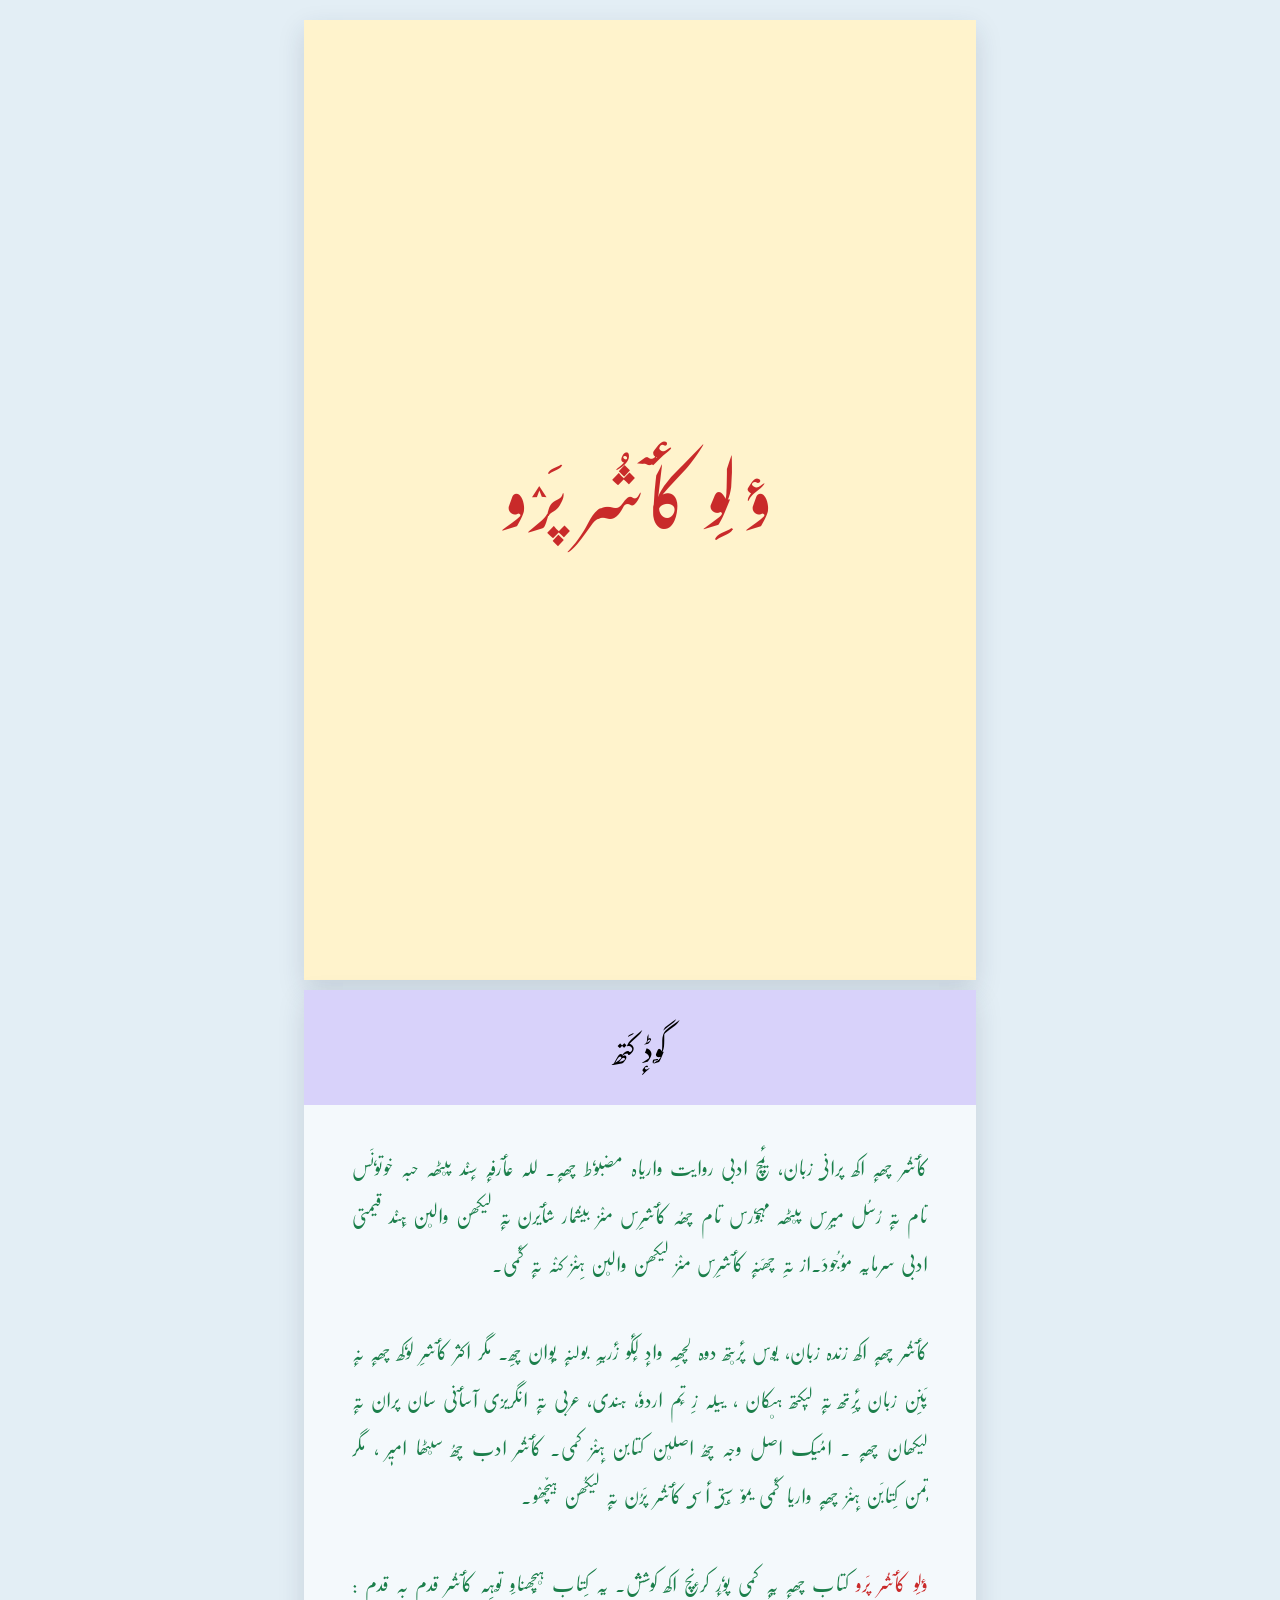
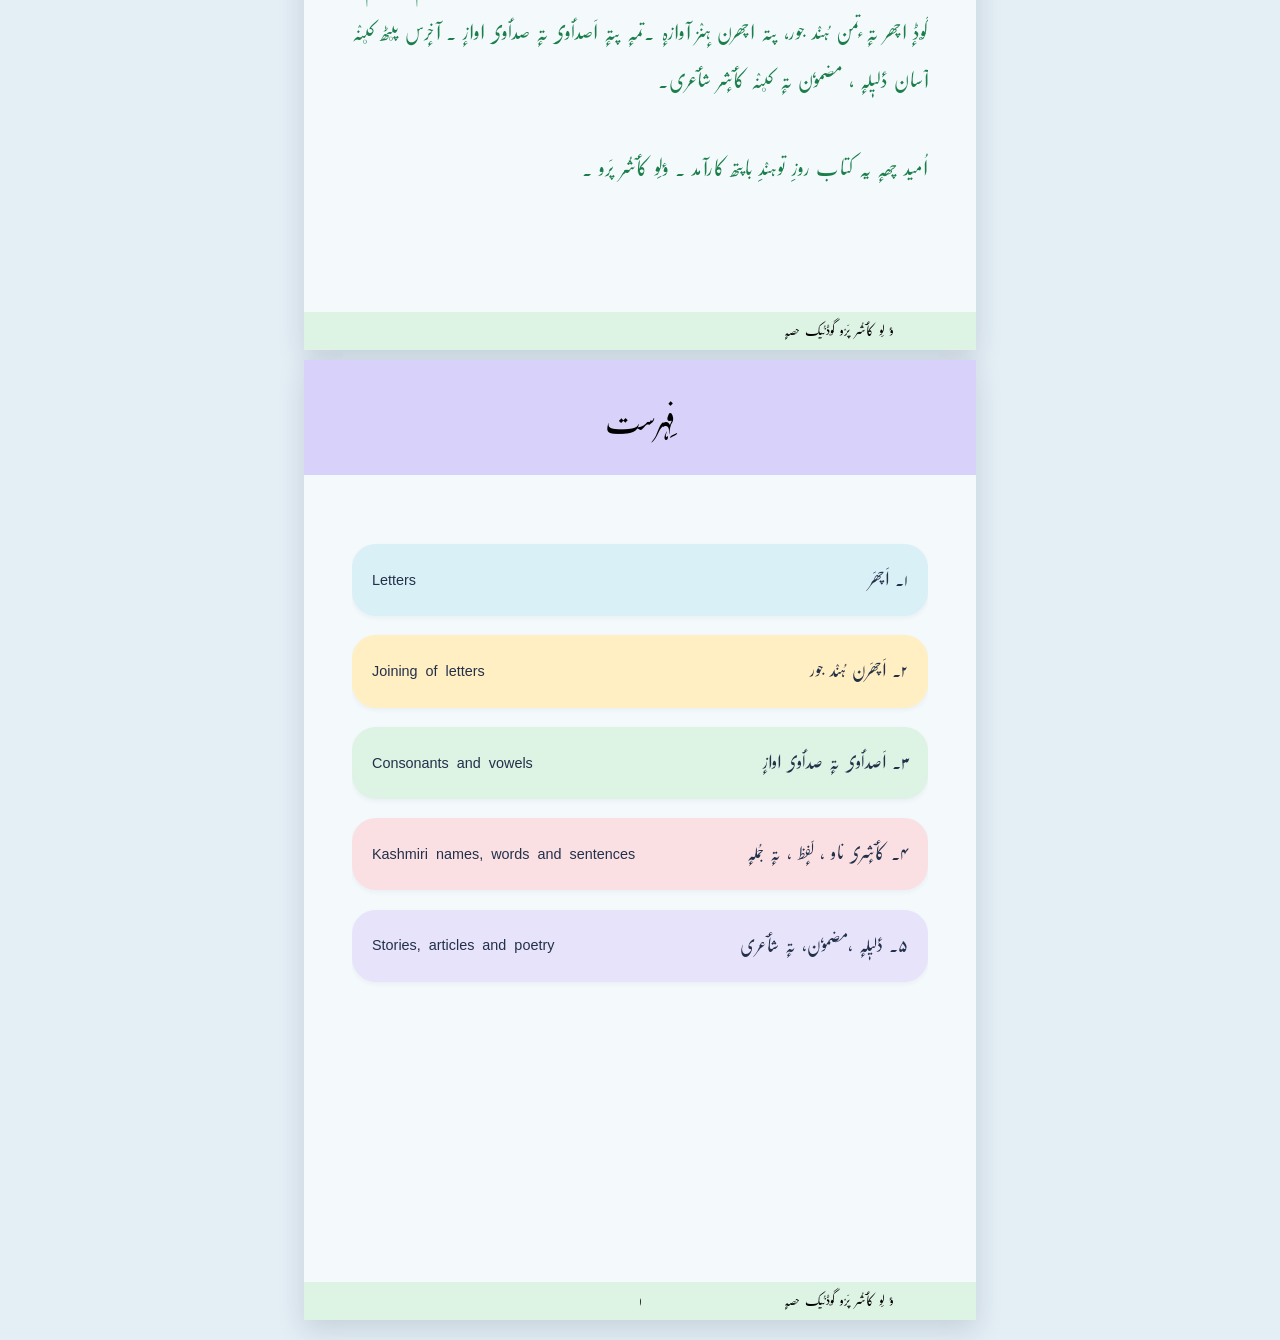
<file: index.html>
<!DOCTYPE html>
<html lang="ks" dir="rtl">
<head>
  <meta charset="UTF-8">
  <meta name="viewport" content="width=device-width, initial-scale=1.0">
  <title>ؤ لِو کٲشُر پَرٛو</title>
  <link rel="stylesheet" href="style.css">
</head>
<body>

  <!-- ===================== COVER PAGE ===================== -->
  <div class="page">
    <div class="cover-page">
      <h1>ؤ لِو کٲشُر پَرٛو</h1>
      <!--
      <p class="author">غۅلام رسوٗل عِرفان تہٕ اعجاز ٳتۍ</p>
      <p class="author">نقاش</p>
      <p class="author">اقصٰی اعجاز</p>
      -->
    </div>
  </div>

  <!-- ===================== PAGE 1 (Intro) ===================== -->
  <div class="page">
    <header class="page-header">
      <div class="header-bottom">گۅڈٕ کَتھ</div>
    </header>
    <main class="page-main">
        <section class="preface">
          <p>
            کٲشُر چھہٕ اکھ پرانۍ زبان، یٔمِچ ادبی روایت واریاہ مضبوٗط چھہٕ۔ للہ عٲرفہٕ سٕنٛد پٮٹھہ حبہ خوتوٗنَس تام تہٕ رُسُل میرِس پٮٹھہ مہجوٗرس تام چھُہ کٲشرِس منٛز بیشُمار شٲیرن تہٕ لیکھن والٮن ہٕنٛد قیمتی ادبی سرمایہ موُجُودَ.از تہِ چھَنہٕ کٲشرِس منٛز لیکھن والٮن ہِنٛز  کنٛہ تہٕ کٔمی.
          </p>
          <p>
            کٲشُر چھہٕ اکھ زندہ زبان، یۅس پٔرٮتھ دۅہ لچھِہ وادٕ لٕکٔو زٔریہِ بولنہٕ یٕوان چھِ۔ مگر اکثر کٲشرِ لوٗکھ چھہٕ نہٕ پَنِن زبان پٔرِتھ تہٕ لیٖکتھ ہٮکان ، ییلہ زِ تٕم  اردوٗ، ہندی، عربی تہٕ انگریزی آسٲنی سان پران تہٕ لیکھان  چھہٕ . امُیک اصل وجہ چھُ اصلٮن کتابن ہٕنٛز کمی۔ کٲشُر ادب چھُ سٮٹھا امیٖر ، مگر تٕمن کِتابَن ہٕنٛز چھہٕ واریا کٔمی یموٚ  سٍتۍ أسۍ کٲشُر پَرُن تہٕ لیکُھن ہیٚچھٛو.
          </p>
          <p>
            <span class="bold-text">ؤلِو کٲشُر پَرو</span> کتاب چھہٕ یہٕ کمی پوٗرٕ کرنٕچ اکھ کوشش۔ یہ کِتاب ہٮچِھناوِ تۅہِہ کٲشُر قدم بہ قدم : گۅڈٕ اچھر تہٕ تٕمن ہُنٛد جور، پتہ اچھرن ہٕنٛز آوازہٕ  ۔تمہٕ پتہٕ اَصدٲوۍ تہٕ صدٲوۍ اوازٕ .  آخٕرس پٮٹھ کٮنٛہ آسان دٔلیٖلہٕ ،  مضموٗن تہٕ  کٮنٛہ کٲشٕر شٲعری.
          </p>
          <p>
            اُمید چھہٕ یہ کتاب روزِ توہنٛدِ باپتھ کارآمد ۔  ؤلِو کٲشُر پَرو .
          </p>
        </section>
    </main>
    <footer class="page-footer">
      <div class="book-name">ؤ لِو کٲشُر پَرٛو گۅڈنُیک حصہٕ</div>
      <div class="page-number"></div>
    </footer>
  </div>

  <!-- ===================== PAGE 2 (Topics) ===================== -->
  <div class="page" id="topics-list">
    <header class="page-header">
      <div class="header-bottom">فِہرست</div>
    </header>
    <main class="page-main">
        <ul class="topics-list">
          <li class="topic-box" style="background-color: #D9F0F6;"><a href="01-alphabet.html"><span class="topic-ks">۱۔ اَچھَر</span><span class="topic-en" lang="en" dir="ltr">Letters</span></a></li>
          <li class="topic-box" style="background-color: #FFEFC2;"><a href="02-writing.html"><span class="topic-ks">۲۔ اَچھَرن ہُنٛد جور</span><span class="topic-en" lang="en" dir="ltr">Joining of letters</span></a></li>
          <li class="topic-box" style="background-color: #DDF3E4;"><a href="03-consonants-vowels.html"><span class="topic-ks">۳۔ اَصدٲوۍ تہٕ صدٲوۍ اوازٕ</span><span class="topic-en" lang="en" dir="ltr">Consonants and vowels</span></a></li>
          <li class="topic-box" style="background-color: #FBE0E3;"><a href="04-basics.html"><span class="topic-ks">۴۔ کٲشٕرۍ  ناو ، لَفٕظ ، تہٕ جُملہٕ</span><span class="topic-en" lang="en" dir="ltr">Kashmiri names, words and sentences</span></a></li>
          <li class="topic-box" style="background-color: #E6E3FA;"><a href="05-advanced.html"><span class="topic-ks">۵۔ دٔلیٖلہٕ ،مضموٗن، تہٕ شٲعری</span><span class="topic-en" lang="en" dir="ltr">Stories, articles and poetry</span></a></li>
        </ul>
    </main>
    <footer class="page-footer">
      <div class="book-name">ؤ لِو کٲشُر پَرٛو گۅڈنُیک حصہٕ</div>
      <div class="page-number">۱</div>
    </footer>
  </div>
</body>
</html>
</file>
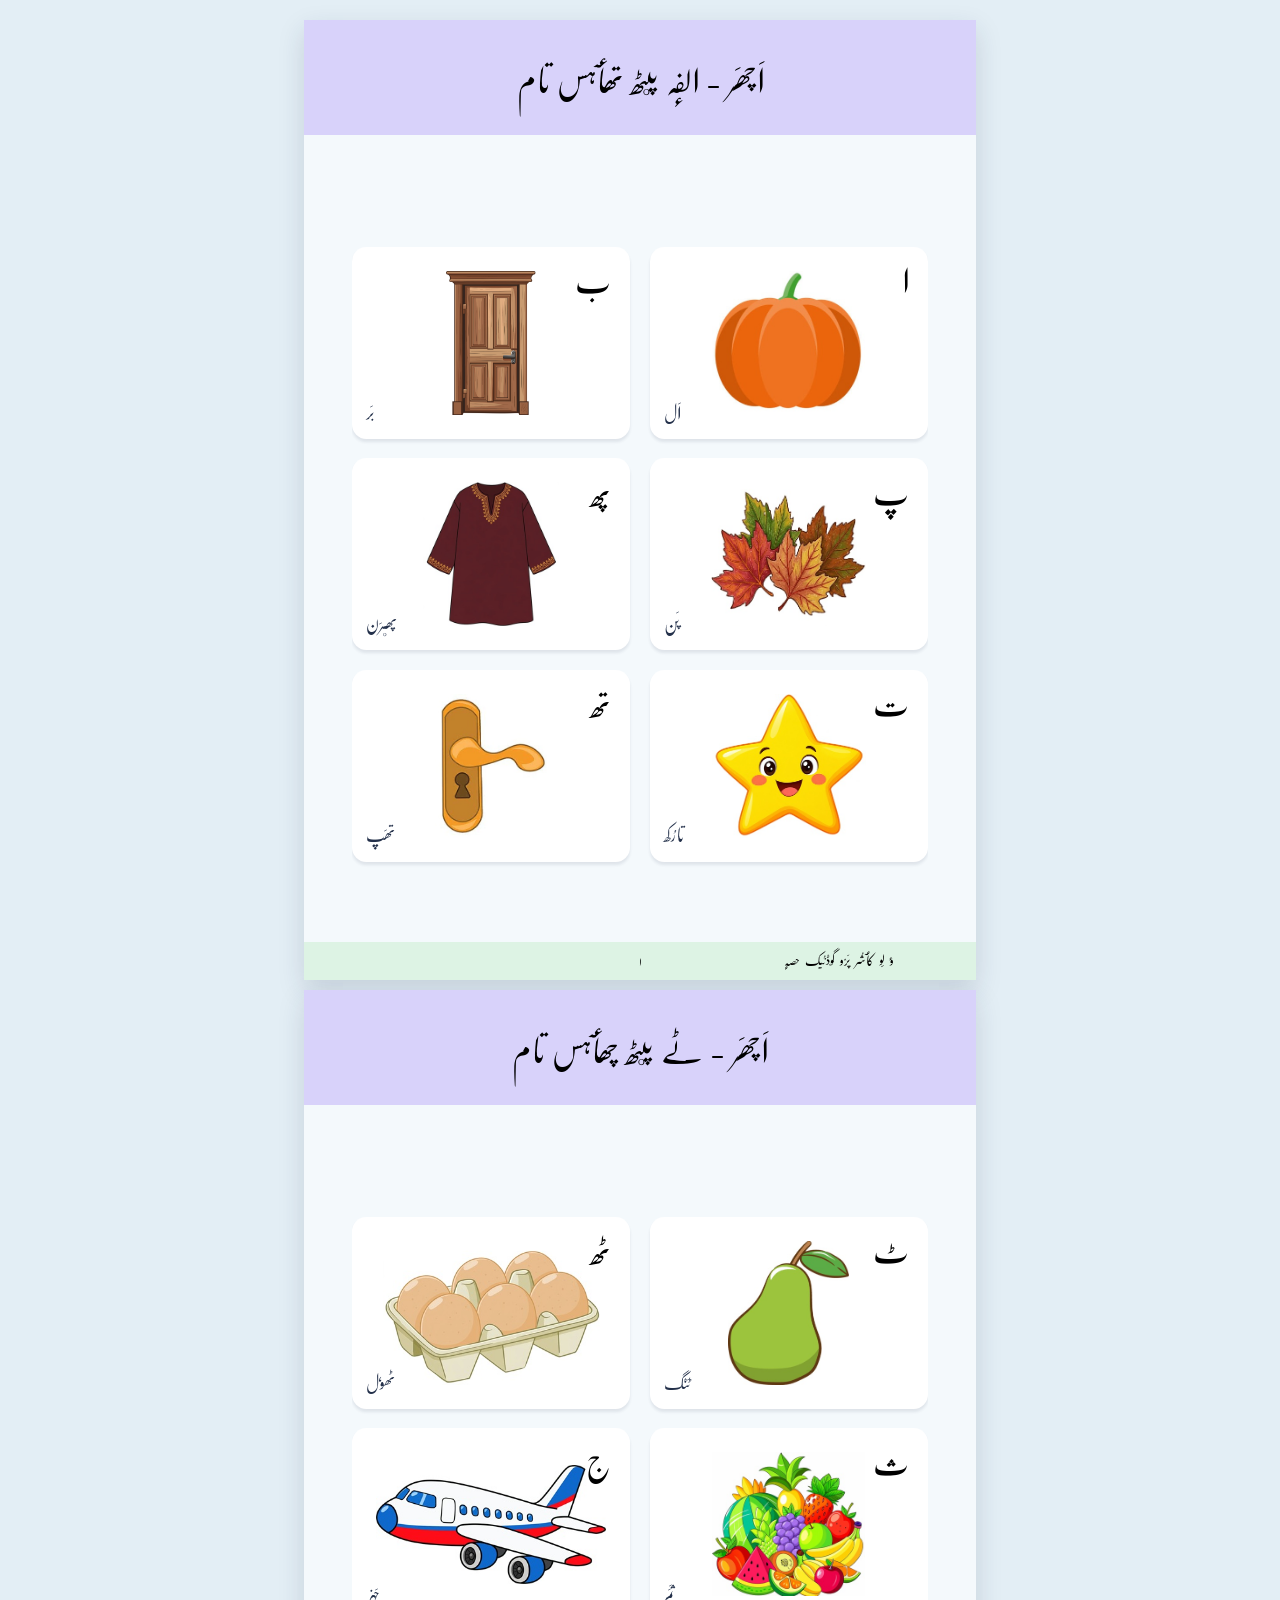
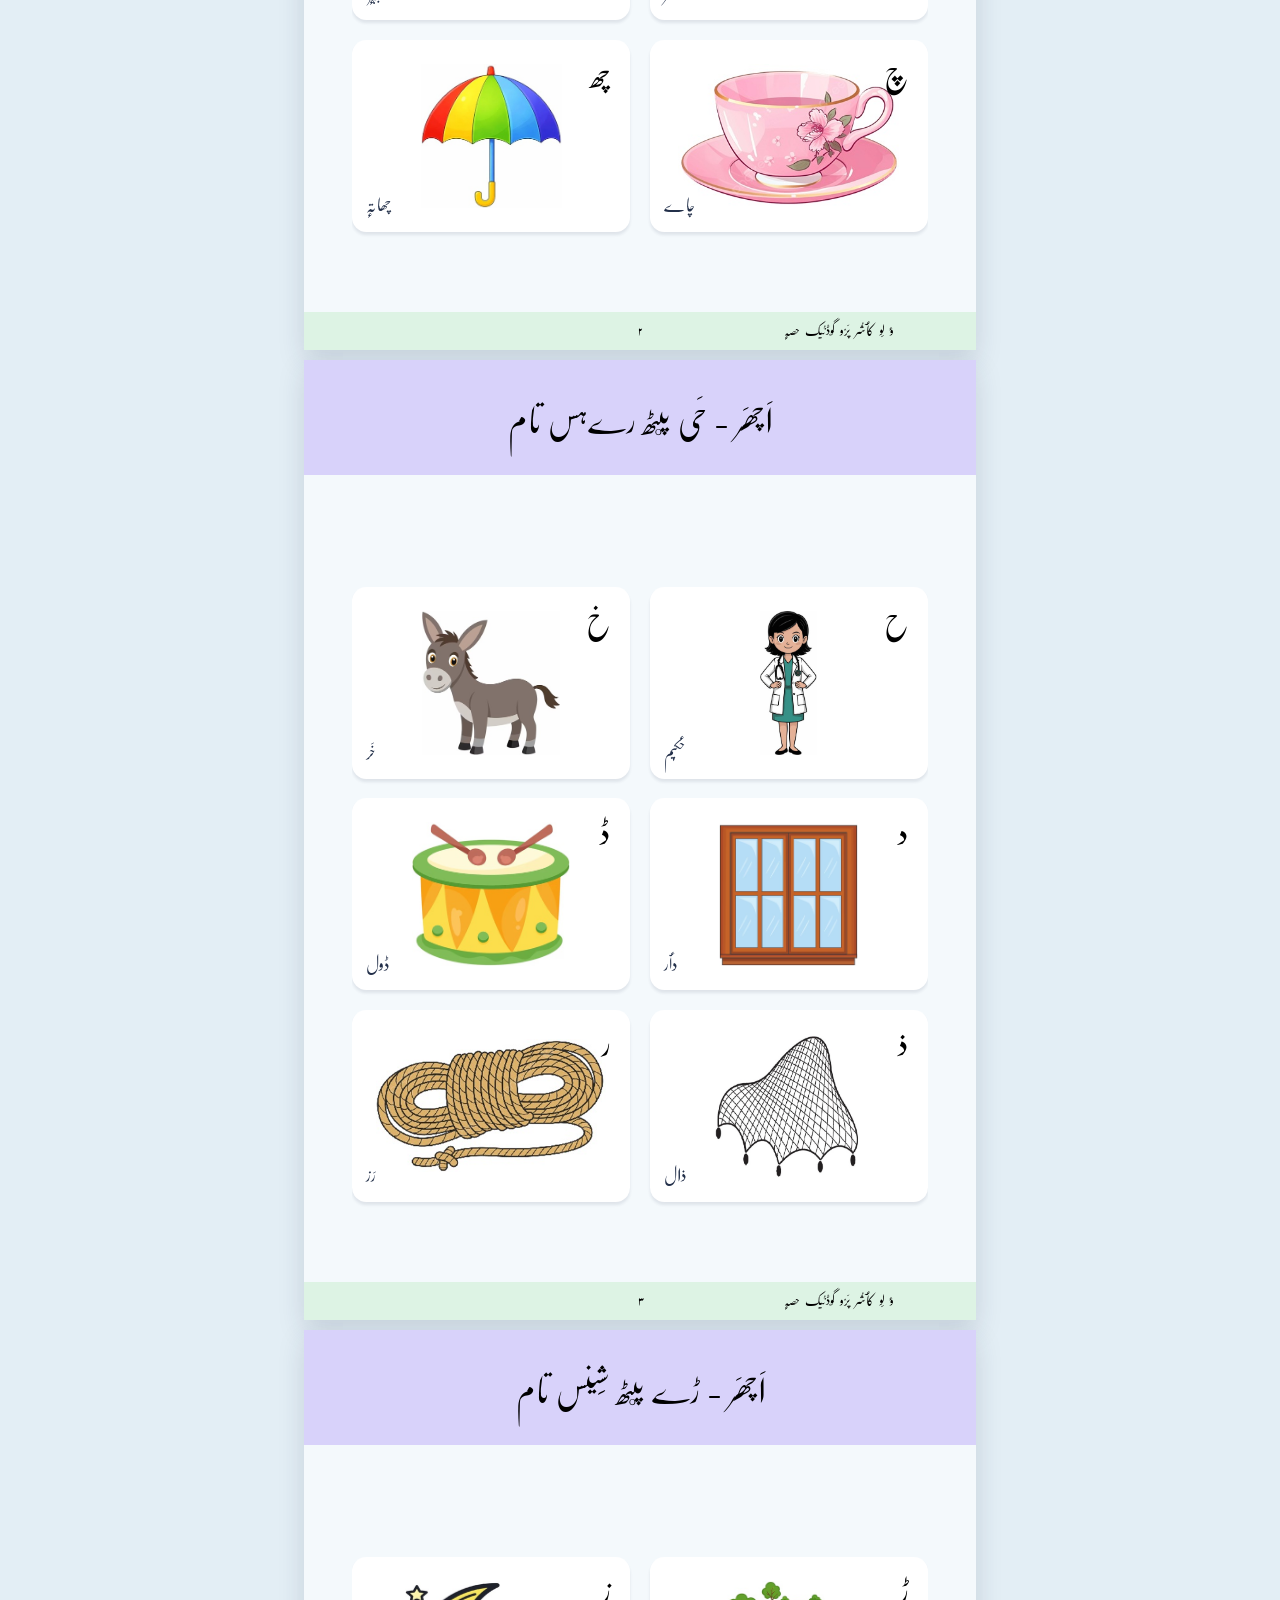
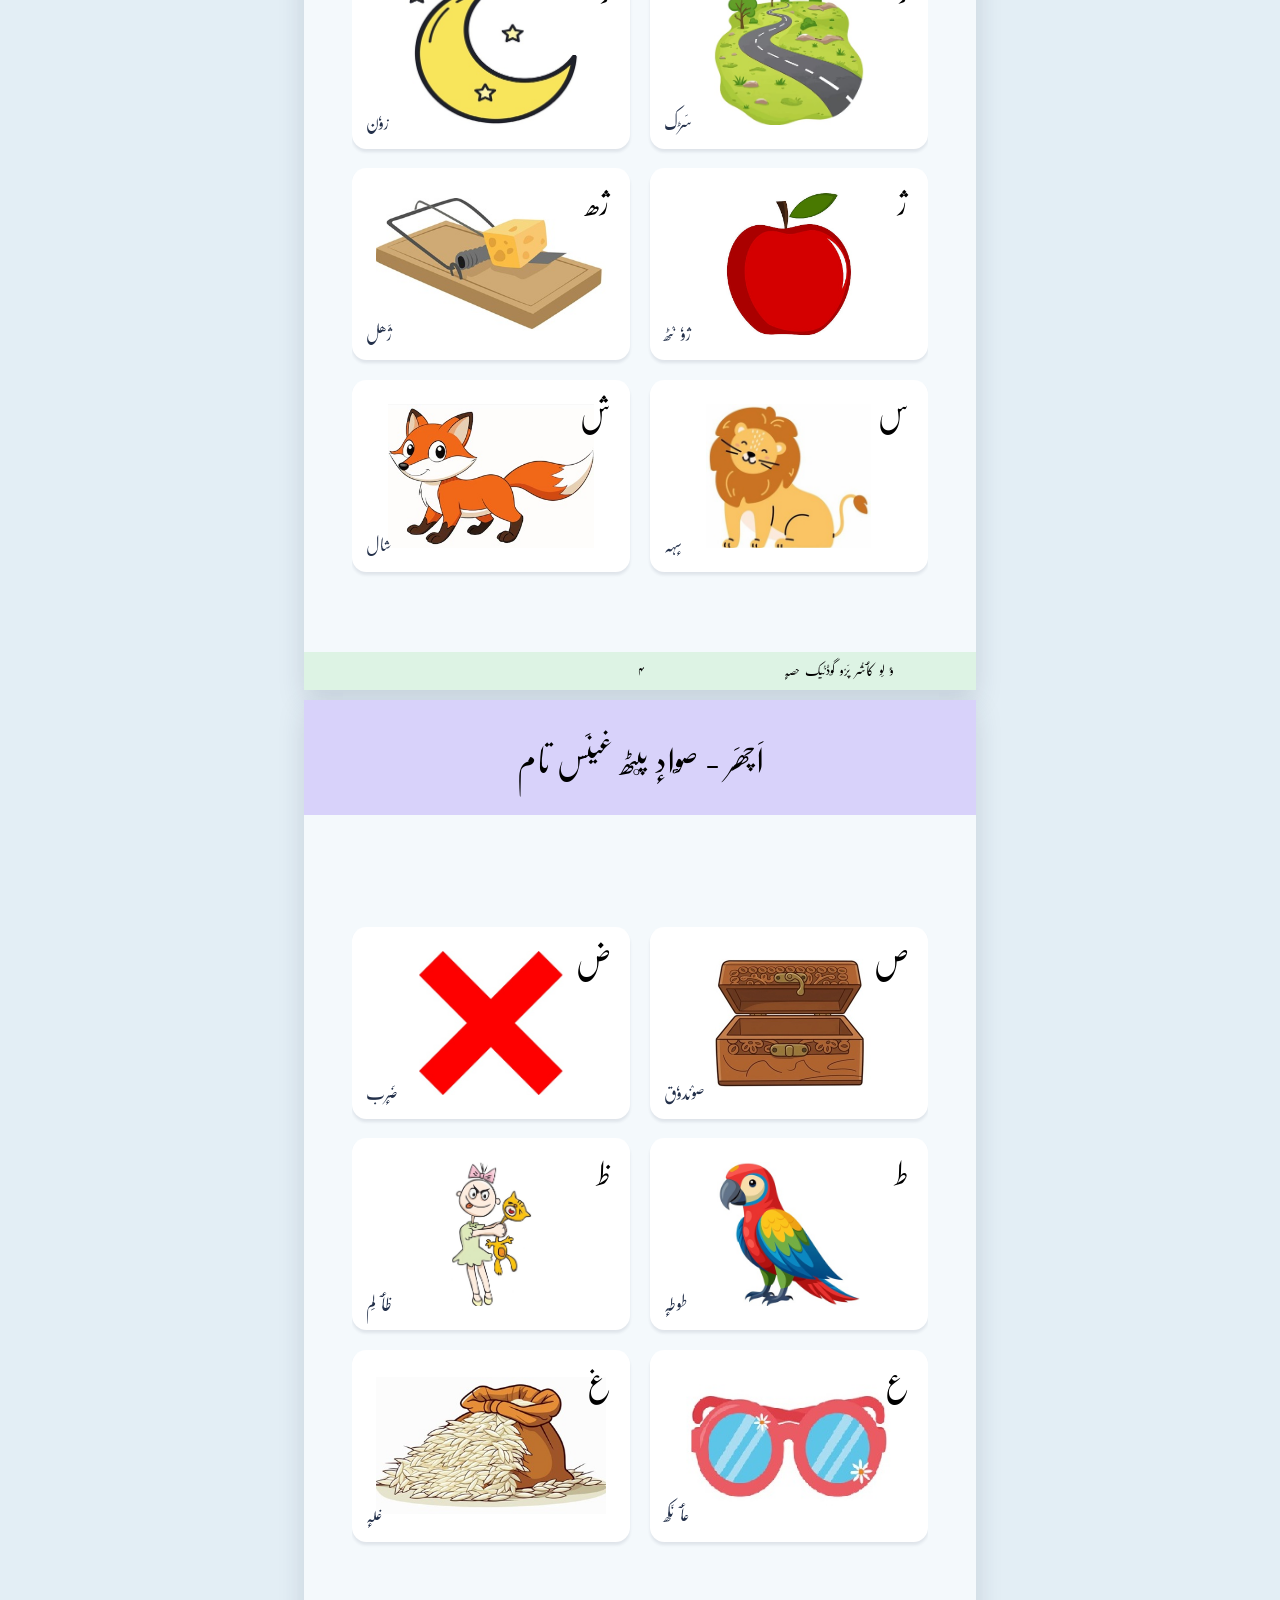
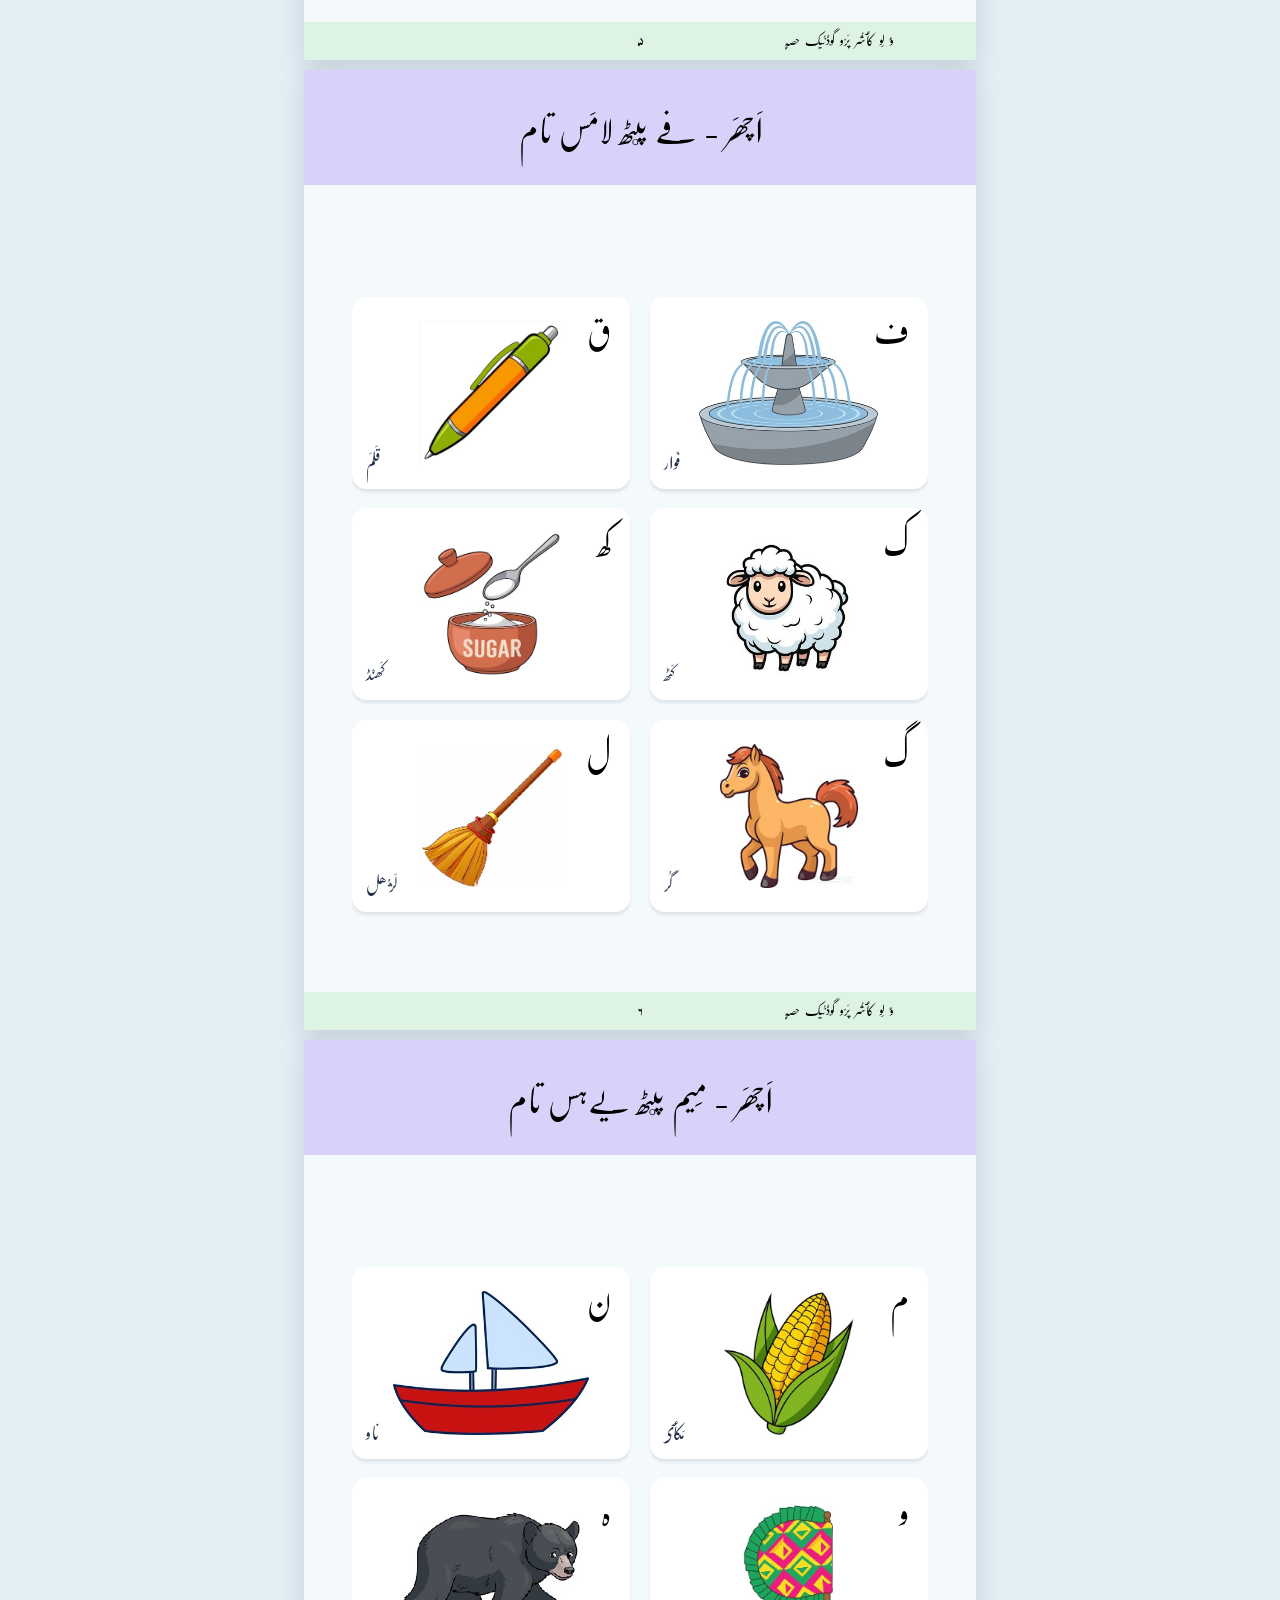
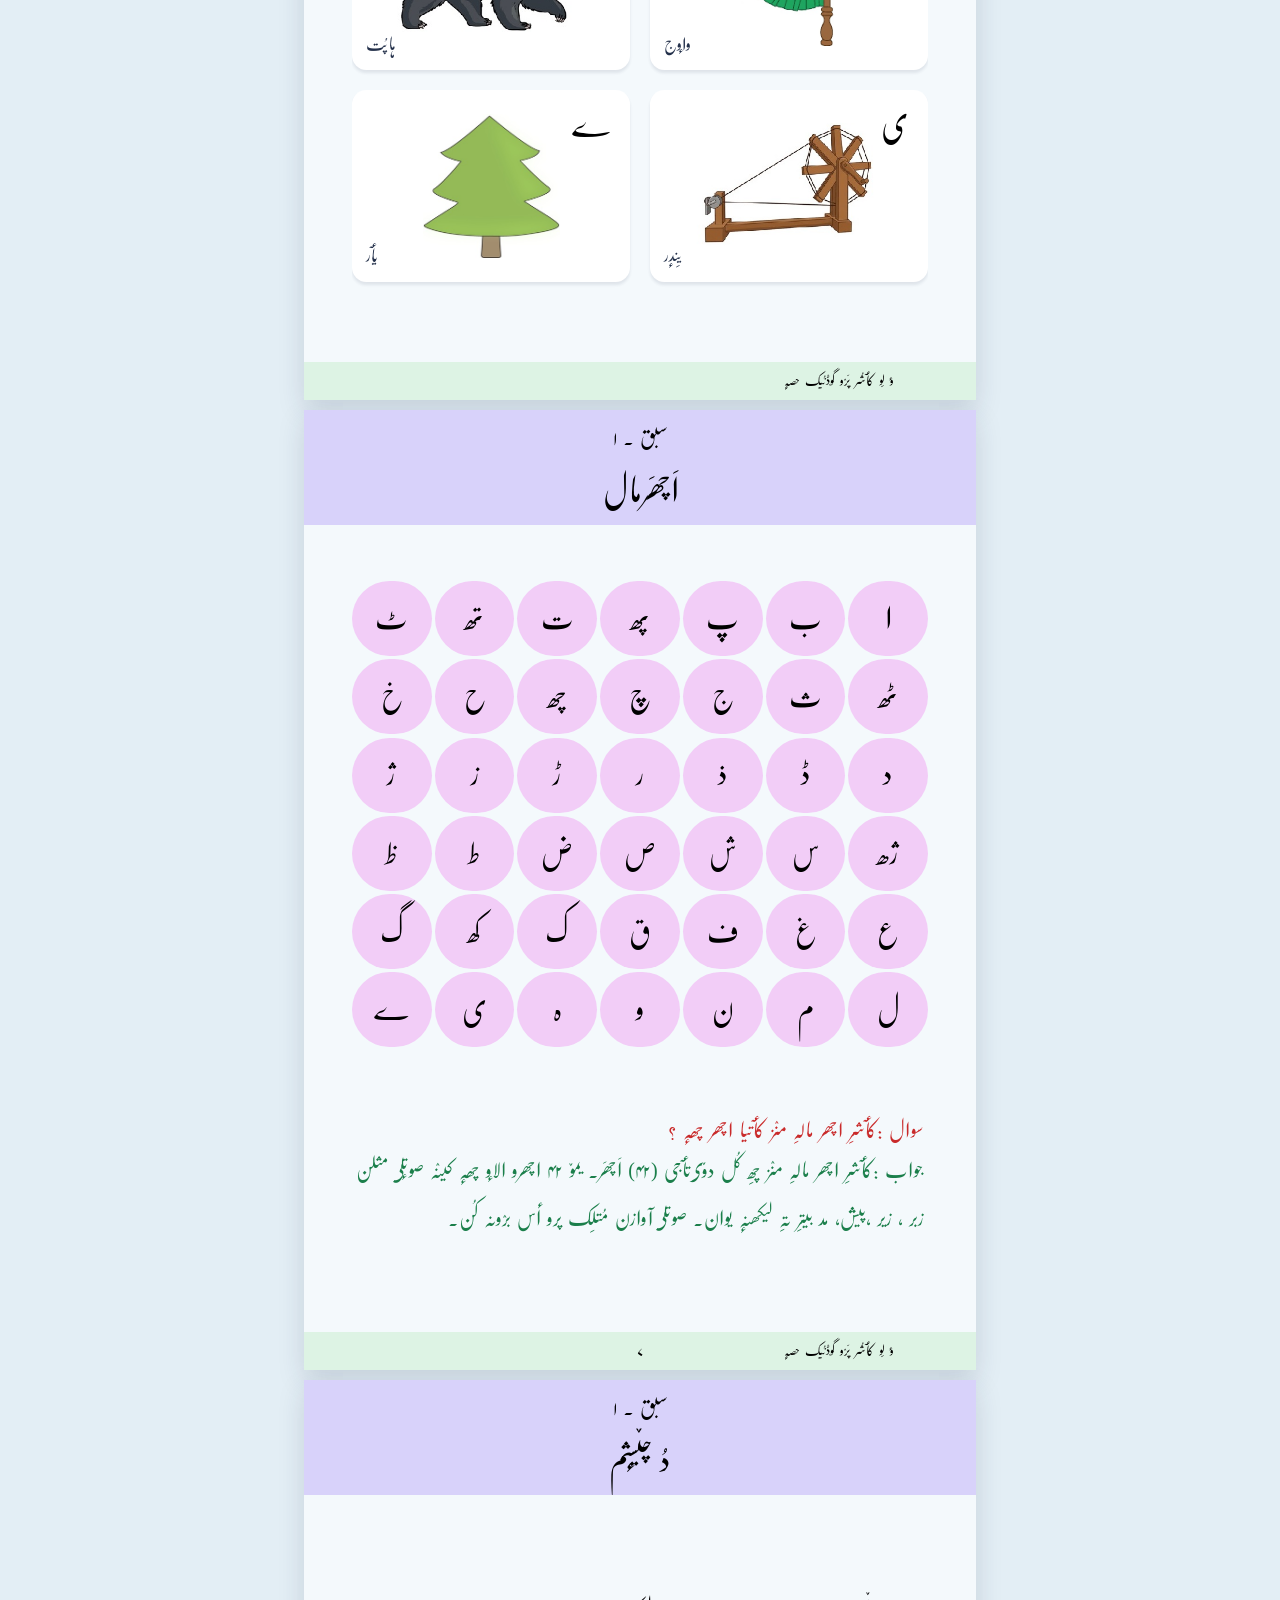
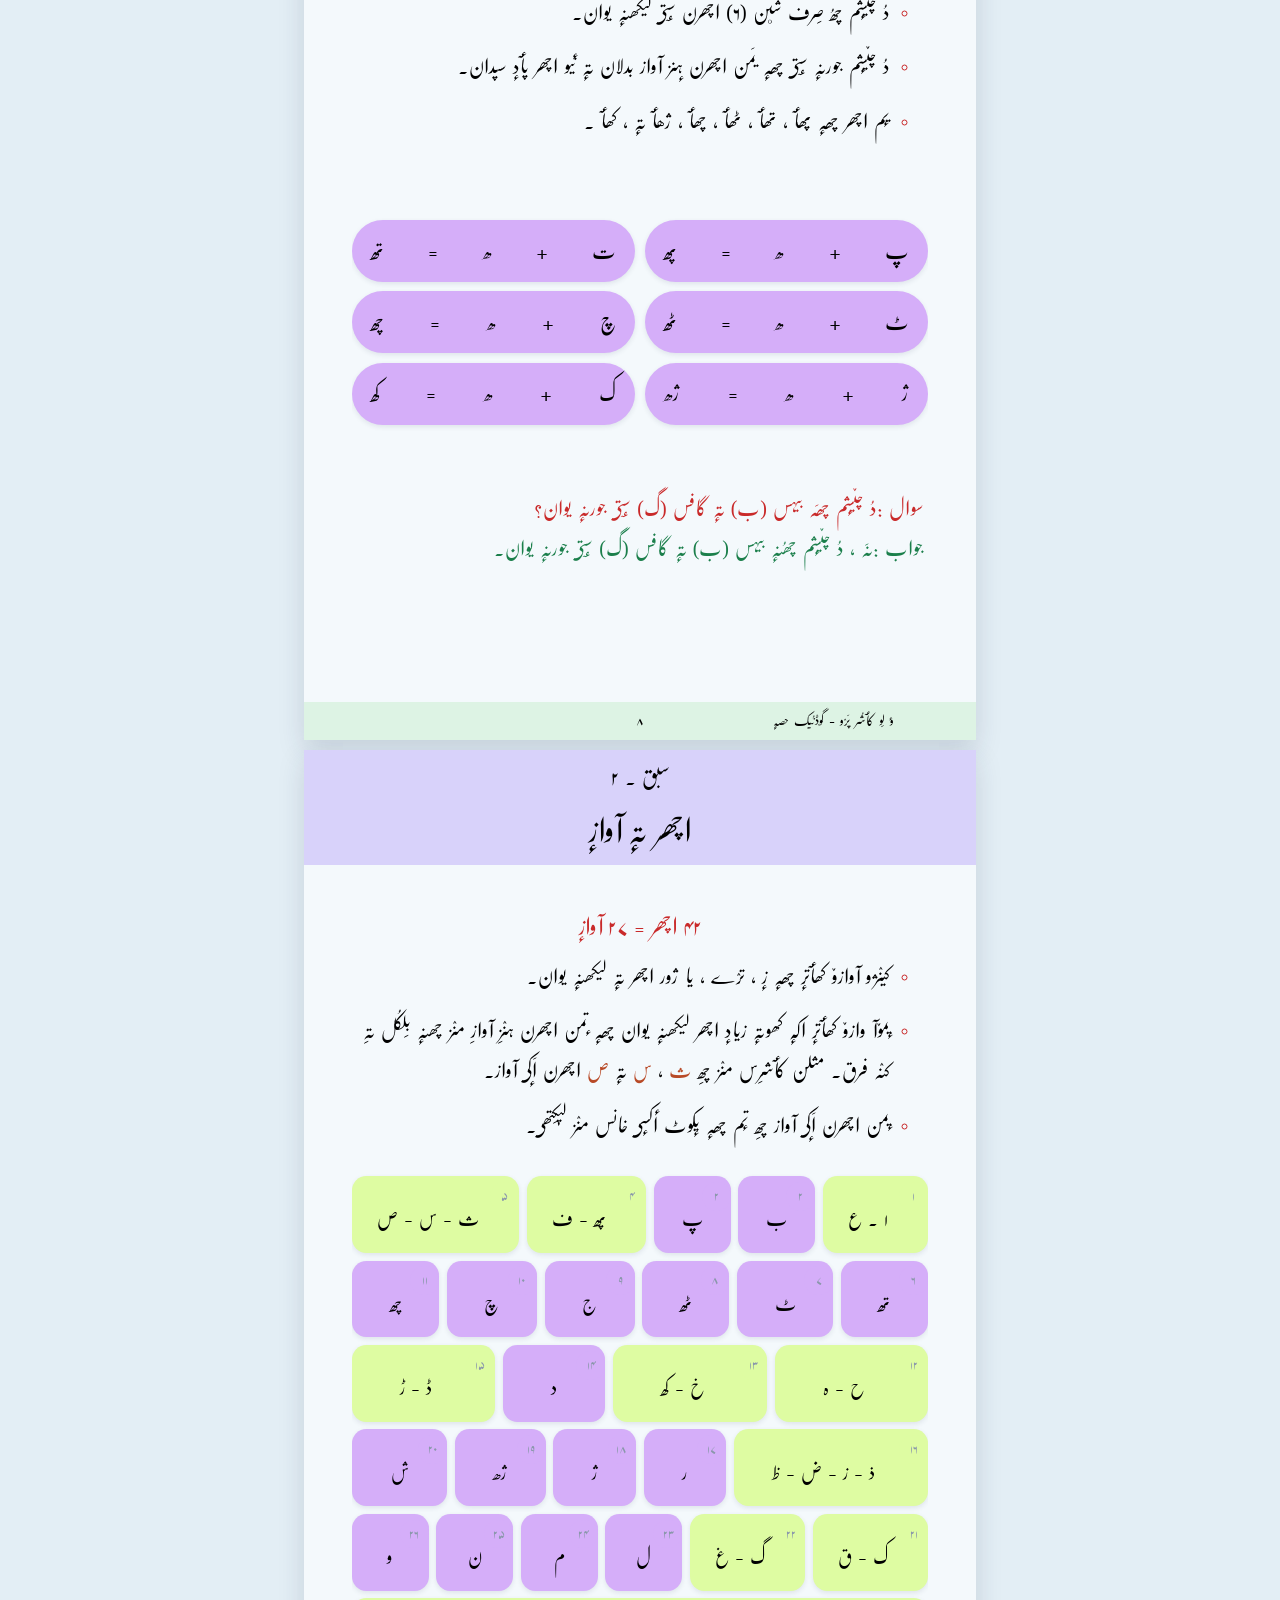
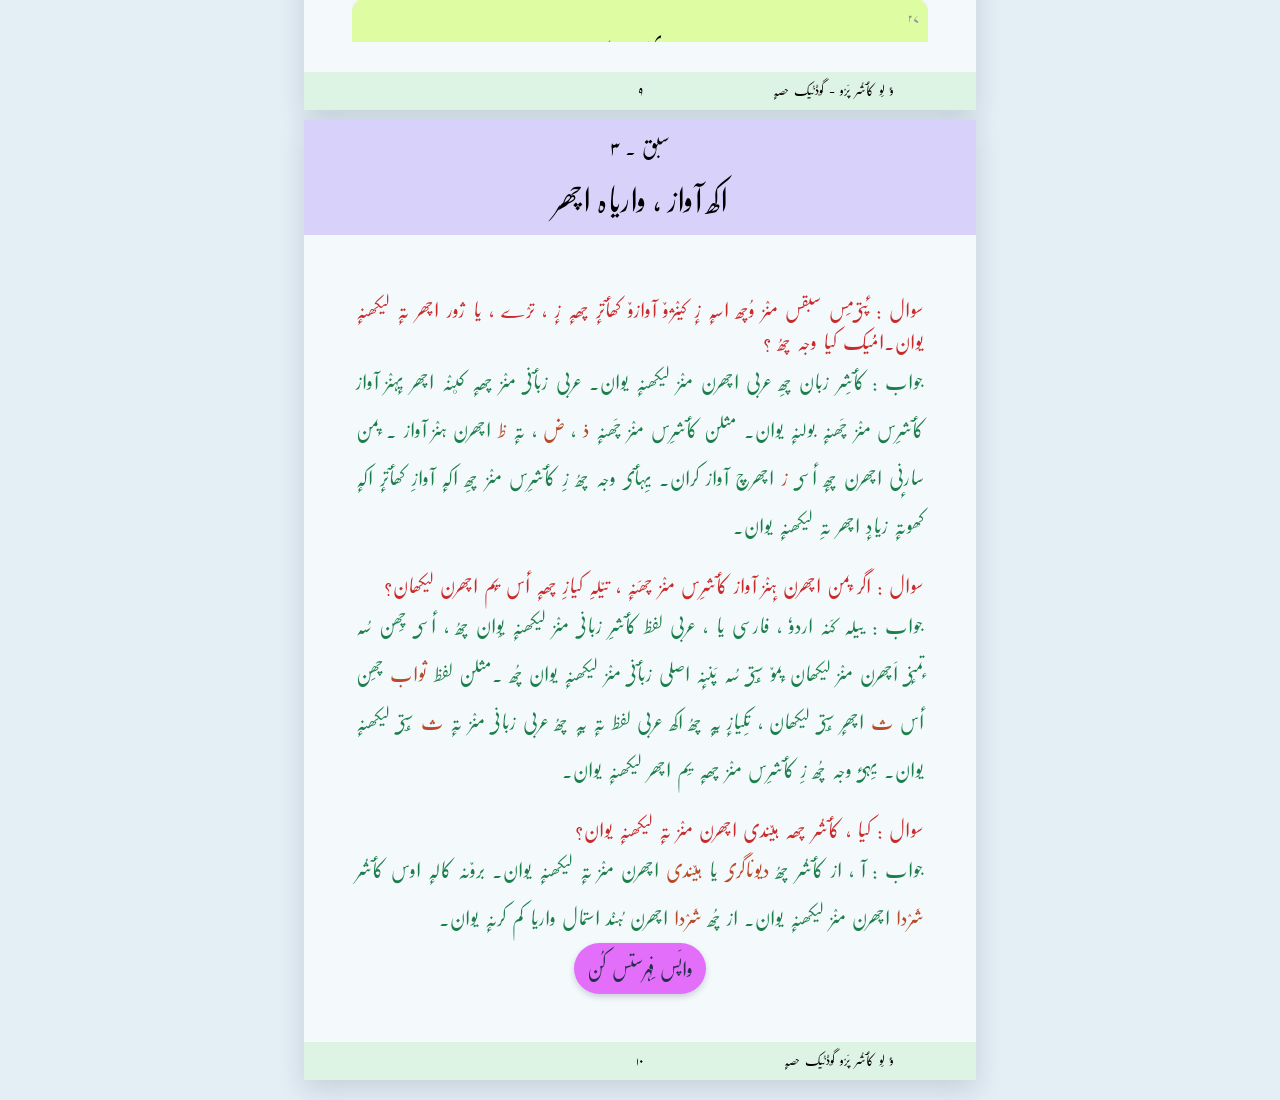
<file: 01-alphabet.html>
<!DOCTYPE html>
<html lang="ks" dir="rtl">
<head>
  <meta charset="UTF-8">
  <meta name="viewport" content="width=device-width, initial-scale=1.0">
  <title>ؤ لِو کٲشُر پَرٛو</title>
  <link rel="stylesheet" href="style.css">
</head>
<body>
<!-- ===================== PAGE 1 ===================== -->
  <div class="page">
    <header class="page-header">
      <div class="header-bottom">اَچھَر - الفٕہ پٮٹھ تھٲہس تام</div>
    </header>
    <main class="page-main">
      <div class="letters">
        <div class="letter">
          <span class="char">ا</span>
          <span class="word">اَل</span>
          <img src="diagrams/1001_al.jpg" alt="">
        </div>
        <div class="letter">
          <span class="char">ب</span>
          <span class="word">بَر</span>
          <img src="diagrams/1002_bar.jpg" alt="">
        </div>
        <div class="letter">
          <span class="char">پ</span>
          <span class="word">پَن</span>
          <img src="diagrams/1003_pan.jpg" alt="">
        </div>
        <div class="letter">
          <span class="char">پھ</span>
          <span class="word">پھٮرَن</span>
          <img src="diagrams/1004_pheran.jpg" alt="">
        </div>
        <div class="letter">
          <span class="char">ت</span>
          <span class="word">تارُکھ</span>
          <img src="diagrams/1005_tarukh.jpg" alt="">
        </div>
        <div class="letter">
          <span class="char">تھ</span>
          <span class="word">تھَپ</span>
          <img src="diagrams/1006_thaf.jpg" alt="">
        </div>
      </div>
    </main>

    <footer class="page-footer">
      <div class="book-name">ؤ لِو کٲشُر پَرٛو  گۅڈنُیک حصہٕ</div>
      <div class="page-number">۱</div>
    </footer>
  </div>

<!-- ===================== PAGE 2 ===================== -->
  <div class="page">
    <header class="page-header">
      <div class="header-bottom">اَچھَر - ٹے پٮٹھ چھٲہس تام</div>
    </header>
    <main class="page-main">
      <div class="letters">
        <div class="letter">
          <span class="char">ٹ</span>
          <span class="word">ٹَنٛگ</span>
          <img src="diagrams/1007_tang.jpg" alt="">
        </div>
        <div class="letter">
          <span class="char">ٹھ</span>
          <span class="word">ٹھوٗل</span>
          <img src="diagrams/1008_thool.jpg" alt="">
        </div>
        <div class="letter">
          <span class="char">ث</span>
          <span class="word">ثَمَر</span>
          <img src="diagrams/1009_samar.jpg" alt="">
        </div>
        <div class="letter">
          <span class="char">ج</span>
          <span class="word">جَہزٕ</span>
          <img src="diagrams/1010_jahaz.jpg" alt="">
        </div>
        <div class="letter">
          <span class="char">چ</span>
          <span class="word">چاے</span>
          <img src="diagrams/1011_chai.jpg" alt="">
        </div>
        <div class="letter">
          <span class="char">چھ</span>
          <span class="word">چھاتہٕ</span>
          <img src="diagrams/1012_chhatih.jpg" alt="">
        </div>
      </div>
    </main>
    <footer class="page-footer">
      <div class="book-name">ؤ لِو کٲشُر پَرٛو  گۅڈنُیک حصہٕ</div>
      <div class="page-number">۲</div>
    </footer>
  </div>
<!-- ===================== NEW PAGE ===================== -->
  <div class="page">
    <header class="page-header">
      <div class="header-bottom">اَچھَر - حَی پٮٹھ رےہس تام</div>
    </header>
    <main class="page-main">
      <div class="letters">
        <div class="letter">
          <span class="char">ح</span>
          <span class="word">حٔکیٖم</span>
          <img src="diagrams/1013_hakeem.jpg" alt="">
        </div>
        <div class="letter">
          <span class="char">خ</span>
          <span class="word">خَر</span>
          <img src="diagrams/1014_khar.jpg" alt="">
        </div>
        <div class="letter">
          <span class="char">د</span>
          <span class="word">دٲر</span>
          <img src="diagrams/1015_daer.jpg" alt="">
        </div>
        <div class="letter">
          <span class="char">ڈ</span>
          <span class="word">ڈول</span>
          <img src="diagrams/1016_dol.jpg" alt="">
        </div>
        <div class="letter">
          <span class="char">ذ</span>
          <span class="word">ذال</span>
          <img src="diagrams/1017_zal.jpg" alt="">
        </div>
        <div class="letter">
          <span class="char">ر</span>
          <span class="word">رَز</span>
          <img src="diagrams/1018_raz.jpg" alt="">
        </div>
      </div>
    </main>

    <footer class="page-footer">
      <div class="book-name">ؤ لِو کٲشُر پَرٛو  گۅڈنُیک حصہٕ</div>
      <div class="page-number">۳</div>
    </footer>
  </div>
<!-- ===================== NEW PAGE ===================== -->
  <div class="page">
    <header class="page-header">
      <div class="header-bottom">اَچھَر - ڑے پٮٹھ شِینس تام</div>
    </header>
    <main class="page-main">
      <div class="letters">
        <div class="letter">
          <span class="char">ڑ</span>
          <span class="word">سَڑک</span>
          <img src="diagrams/1019_rod.jpg" alt="">
        </div>
        <div class="letter">
          <span class="char">ز</span>
          <span class="word">زوٗن</span>
          <img src="diagrams/1020_zoon.jpg" alt="">
        </div>
        <div class="letter">
          <span class="char">ژ</span>
          <span class="word">ژوٗ نٛٹھ</span>
          <img src="diagrams/1021_xoonth.jpg" alt="">
        </div>
        <div class="letter">
          <span class="char">ژھ</span>
          <span class="word">ژَھل</span>
          <img src="diagrams/1022_xhal.jpg" alt="">
        </div>
        <div class="letter">
          <span class="char">س</span>
          <span class="word">سٕہہ</span>
          <img src="diagrams/1023_sih.jpg" alt="">
        </div>
        <div class="letter">
          <span class="char">ش</span>
          <span class="word">شال</span>
          <img src="diagrams/1024_shal.jpg" alt="">
        </div>
      </div>
    </main>

    <footer class="page-footer">
      <div class="book-name">ؤ لِو کٲشُر پَرٛو  گۅڈنُیک حصہٕ</div>
      <div class="page-number">۴</div>
    </footer>
  </div>
<!-- ===================== NEW PAGE ===================== -->
  <div class="page">
    <header class="page-header">
      <div class="header-bottom">اَچھَر - صۅادٕ پٮٹھ غینَس تام</div>
    </header>
    <main class="page-main">
      <div class="letters">
        <div class="letter">
          <span class="char">ص</span>
          <span class="word">صوٛندوٗق</span>
          <img src="diagrams/1025_sandooq.jpg" alt="">
        </div>
        <div class="letter">
          <span class="char">ض</span>
          <span class="word">ضَرٕب</span>
          <img src="diagrams/1026_zarvb.jpg" alt="">
        </div>
        <div class="letter">
          <span class="char">ط</span>
          <span class="word">طوطہٕ</span>
          <img src="diagrams/1027_totih.jpg" alt="">
        </div>
        <div class="letter">
          <span class="char">ظ</span>
          <span class="word">ظٲ لِم</span>
          <img src="diagrams/1028_zalim.jpg" alt="">
        </div>
        <div class="letter">
          <span class="char">ع</span>
          <span class="word">عٲ نَکھ</span>
          <img src="diagrams/1029_aenak.jpg" alt="">
        </div>
        <div class="letter">
          <span class="char">غ</span>
          <span class="word">غلہٕ</span>
          <img src="diagrams/1030_galvh.jpg" alt="">
        </div>
      </div>
    </main>

    <footer class="page-footer">
      <div class="book-name">ؤ لِو کٲشُر پَرٛو  گۅڈنُیک حصہٕ</div>
      <div class="page-number">۵</div>
    </footer>
  </div>
<!-- ===================== NEW PAGE ===================== -->
  <div class="page">
    <header class="page-header">
      <div class="header-bottom">اَچھَر - فے پٮٹھ لامَس تام</div>
    </header>
    <main class="page-main">
      <div class="letters">
        <div class="letter">
          <span class="char">ف</span>
          <span class="word">فَوار</span>
          <img src="diagrams/1031_fanwwar.jpg" alt="">
        </div>
        <div class="letter">
          <span class="char">ق</span>
          <span class="word">قَلَم</span>
          <img src="diagrams/1032_kalam.jpg" alt="">
        </div>
        <div class="letter">
          <span class="char">ک</span>
          <span class="word">کَٹھ</span>
          <img src="diagrams/1033_kath.jpg" alt="">
        </div>
        <div class="letter">
          <span class="char">کھ</span>
          <span class="word">کَھنٛڈ</span>
          <img src="diagrams/1034_khand.jpg" alt="">
        </div>
        <div class="letter">
          <span class="char">گ</span>
          <span class="word">گُر</span>
          <img src="diagrams/1035_gur.jpg" alt="">
        </div>
        <div class="letter">
          <span class="char">ل</span>
          <span class="word">لَژُھل</span>
          <img src="diagrams/1036_laxhul.jpg" alt="">
        </div>
      </div>

    </main>

    <footer class="page-footer">
      <div class="book-name">ؤ لِو کٲشُر پَرٛو  گۅڈنُیک حصہٕ</div>
      <div class="page-number">۶</div>
    </footer>
  </div>
<!-- ===================== NEW PAGE ===================== -->
  <div class="page">
    <header class="page-header">
      <div class="header-bottom">اَچھَر - مِیم پٮٹھ یےہس تام</div>
    </header>
    <main class="page-main">
      <div class="letters">
        <div class="letter">
          <span class="char">م</span>
          <span class="word">مَکٲۍ</span>
          <img src="diagrams/1037_makaei.jpg" alt="">
        </div>
        <div class="letter">
          <span class="char">ن</span>
          <span class="word">ناو</span>
          <img src="diagrams/1038_naw.jpg" alt="">
        </div>
        <div class="letter">
          <span class="char">و</span>
          <span class="word">واوٕج</span>
          <img src="diagrams/1039_wawij.jpg" alt="">
        </div>
        <div class="letter">
          <span class="char">ہ</span>
          <span class="word">ہاپُت</span>
          <img src="diagrams/1040_haput.jpg" alt="">
        </div>
        <div class="letter">
          <span class="char">ی</span>
          <span class="word">یِندٕر</span>
          <img src="diagrams/1041_yindvr.jpg" alt="">
        </div>
        <div class="letter">
          <span class="char">ے</span>
          <span class="word">یٲر</span>
          <img src="diagrams/1042_yaer.jpg" alt="">
        </div>
      </div>
    </main>

    <footer class="page-footer">
      <div class="book-name">ؤ لِو کٲشُر پَرٛو  گۅڈنُیک حصہٕ</div>
    </footer>
  </div>


  <!-- ===================== NEW PAGE ===================== -->
  <div class="page">
    <header class="page-header">
      <div class="header-top">سبق . ۱</div>
      <div class="header-bottom">اَچھَرمال</div>
    </header>
    <main class="page-main">
        <div class="grid-container">
          <div class="grid-container-item">ا</div>
          <div class="grid-container-item">ب</div>
          <div class="grid-container-item">پ</div>
          <div class="grid-container-item">پھ</div>
          <div class="grid-container-item">ت</div>
          <div class="grid-container-item">تھ</div>

          <div class="grid-container-item">ٹ</div>
          <div class="grid-container-item">ٹھ</div>
          <div class="grid-container-item">ث</div>
          <div class="grid-container-item">ج</div>
          <div class="grid-container-item">چ</div>
          <div class="grid-container-item">چھ</div>

          <div class="grid-container-item">ح</div>
          <div class="grid-container-item">خ</div>
          <div class="grid-container-item">د</div>
          <div class="grid-container-item">ڈ</div>
          <div class="grid-container-item">ذ</div>
          <div class="grid-container-item">ر</div>

          <div class="grid-container-item">ڑ</div>
          <div class="grid-container-item">ز</div>
          <div class="grid-container-item">ژ</div>
          <div class="grid-container-item">ژھ</div>
          <div class="grid-container-item">س</div>
          <div class="grid-container-item">ش</div>

          <div class="grid-container-item">ص</div>
          <div class="grid-container-item">ض</div>
          <div class="grid-container-item">ط</div>
          <div class="grid-container-item">ظ</div>
          <div class="grid-container-item">ع</div>
          <div class="grid-container-item">غ</div>

          <div class="grid-container-item">ف</div>
          <div class="grid-container-item">ق</div>
          <div class="grid-container-item">ک</div>
          <div class="grid-container-item">کھ</div>
          <div class="grid-container-item">گ</div>
          <div class="grid-container-item">ل</div>

          <div class="grid-container-item">م</div>
          <div class="grid-container-item">ن</div>
          <div class="grid-container-item">و</div>
          <div class="grid-container-item">ہ</div>
          <div class="grid-container-item">ی</div>
          <div class="grid-container-item">ے</div>
        </div>

  <div class="qa-container">
    <br>
    <p class="question"><span class="qa-label">سوال :</span>کٲشرِ اچھر مالہِ منٛز کٲتیا اچھر چھہٕ ؟</p>
    <p class="answer"><span class="qa-label">جواب :</span>کٲشرِ اچھر مالہِ منٛز چھِ کُل دوٚۍتٲجی (۴۲) اَچھَر. یموٚ ۴۲ اچھرو  الاوٕ چھہٕ  کینٛہ صوتٕلۍ  مثلن زبر ، زیر ،پیش، مد   بیترِ تہِ لیکھنہٕ یوان. صوتلۍ آوازن مُتلِک پرو أس برٛونہ کُن.</p>
  </div>

</main>
    <footer class="page-footer">
      <div class="book-name">ؤ لِو کٲشُر پَرٛو  گۅڈنُیک حصہٕ</div>
      <div class="page-number">۷</div>
    </footer>
  </div>

<!-- ===================== NEW PAGE ===================== -->

  <div class="page">
    <header class="page-header">
      <div class="header-top">سبق . ۱</div>
      <div class="header-bottom">دُ چیٚشٕم</div>
    </header>
    <main class="page-main">
      <br>
        <ul class="generic-list">
          <li>دُ چیٚشٕم چھُ صِرف شٮن (۶) اچھرن سٍتۍ لیکھنہٕ یوان۔</li>
          <li>دُ چیٚشٕم جورنہٕ سٍتۍ چھہٕ یَمن اچھرن ہٕنز آواز بدلان تہٕ نٔیو اچھر پٲدٕ سپدان۔</li>
          <li>یٕم اچھر چھہٕ پھٲ ، تھٲ ، ٹھٲ ، چھٲ ، ژھٲ تہٕ ، کھٲ ۔</li>
        </ul>
        <br>
        <div class="du-ceshim">
    		  <div class="du-ceshim-item">پ + ھ = پھ</div>
          <div class="du-ceshim-item">ت + ھ = تھ</div>
          <div class="du-ceshim-item">ٹ + ھ = ٹھ</div>
          <div class="du-ceshim-item">چ + ھ = چھ</div>
          <div class="du-ceshim-item">ژ + ھ = ژھ</div>
          <div class="du-ceshim-item">ک + ھ = کھ</div>
        </div>
        <br>
  <div class="qa-container">
    <p class="question"><span class="qa-label">سوال :</span>دُ چیٚشٕم چھَہ بیہس (ب) تہٕ گافس (گ) سٍتۍ جورنہٕ یوان؟</p>
    <p class="answer"><span class="qa-label">جواب :</span>نَہ ، دُ چیٚشٕم
 چھُنہٕ بیہس (ب) تہٕ گافس (گ) سٍتۍ جورنہٕ یوان.</p>
  </div>


  </main>
      <footer class="page-footer">
        <div class="book-name">ؤ لِو کٲشُر پَرٛو - گۅڈنُیک حصہٕ</div>
        <div class="page-number">۸</div>
      </footer>
    </div>

<!-- ===================== NEW PAGE ===================== -->


  <div class="page">
    <header class="page-header">
      <div class="header-top">سبق . ۲</div>
      <div class="header-bottom">اچھر تہٕ آوازٕ</div>
    </header>
    <main class="page-main">

        <h3>
        ۴۲ اچھر   =  ۲۷ آوازٕ
        </h3>

        <ul class="generic-list">
          <li>
        کینٛژو آوازوٚ کھٲترٕ چھہٕ زٕ    ،   ترٛے    ،   یا ژور   اچھر تہٕ لیکھنہٕ یوان۔ 
          </li>
          <li>
        یٕموٚآ وازوٚ   کھٲترٕ اکہٕ کھوتہٕ زیادٕ اچھر لیکھنہٕ یوان چھہٕ تٕمن اچھرن ہنٛزِ  آوازِ منٛز چھنہٕ بِلکُل تہِ کنٛہ فرق. مثلن کٲشرِس منٛز چھِ     <strong>ث</strong>  ،  <strong>س</strong>  تہٕ  <strong>ص</strong>  اچھرن اَکٕۍ آواز. 
          </li>
          <li>
          یٕمن اچھرن اَکٕۍ آواز چھِ تٕم چھہٕ یٕکوٹ أکسٕۍ  خانس منٛز لیٖکِتھۍ.
          </li>
        </ul>

      <div class="sounds">
        <div class="sound2"><span class="num">۱</span>۱ . ع</div>
        <div class="sound"><span class="num">۲</span>ب</div>
        <div class="sound"><span class="num">۲</span>پ</div>
        <div class="sound2"><span class="num">۴</span>پھ - ف</div>
        <div class="sound2"><span class="num">۵</span>ث - س - ص</div>
        <div class="sound"><span class="num">۶</span>تھ</div>
        <div class="sound"><span class="num">۷</span>ٹ</div>
        <div class="sound"><span class="num">۸</span>ٹھ</div>
        <div class="sound"><span class="num">۹</span>ج</div>
        <div class="sound"><span class="num">۱۰</span>چ</div>
        <div class="sound"><span class="num">۱۱</span>چھ</div>
        <div class="sound2"><span class="num">۱۲</span>ح - ہ</div>
        <div class="sound2"><span class="num">۱۳</span>خ - کھ</div>
        <div class="sound"><span class="num">۱۴</span>د</div>
        <div class="sound2"><span class="num">۱۵</span>ڈ - ڑ</div>
        <div class="sound2"><span class="num">۱۶</span>ذ - ز - ض - ظ</div>
        <div class="sound"><span class="num">۱۷</span>ر</div>
        <div class="sound"><span class="num">۱۸</span>ژ</div>
        <div class="sound"><span class="num">۱۹</span>ژھ</div>
        <div class="sound"><span class="num">۲۰</span>ش</div>
        <div class="sound2"><span class="num">۲۱</span>ک - ق</div>
        <div class="sound2"><span class="num">۲۲</span>گ - غ</div>
        <div class="sound"><span class="num">۲۳</span>ل</div>
        <div class="sound"><span class="num">۲۴</span>م</div>
        <div class="sound"><span class="num">۲۵</span>ن</div>
        <div class="sound"><span class="num">۲۶</span>و</div>
        <div class="sound2"><span class="num">۲۷</span>ی - ے</div>
      </div>
    </main>
    <footer class="page-footer">
      <div class="book-name">ؤ لِو کٲشُر پَرٛو - گۅڈنُیک حصہٕ</div>
      <div class="page-number">۹</div>
    </footer>
  </div>

  <!-- ===================== NEW PAGE ===================== -->
  <div class="page">
    <header class="page-header">
      <div class="header-top">سبق . ۳</div>
      <div class="header-bottom">اکھ آواز ، واریاہ اچھر</div>
    </header>
    <main class="page-main">
  <div class="qa-container">
    <p class="question"><span class="qa-label">سوال :</span> پٔتۍمِس سبقس منٛز  وُچھ اسہٕ زٕ  کینٛژوٚ  آوازوٚ کھٲترٕ چھہٕ زٕ ، ترٛے ،  یا ژور  اچھر تہٕ لیکھنہٕ یوان.امُُیک کیا  وجہ  چھُ  ؟</p>
    <p class="answer"><span class="qa-label">جواب :</span> کٲشِر زبان چھِ عربی  اچھرن منٛز لیکھنہٕ یوان. عربی زبٲنۍ منٛز چھہٕ کٮنٛہ اچھر  یٕہنٛز  آواز  کٲشرِس منٛز  چَھنہٕ  بولنہٕ   یوان. مثلن کٲشرِس منٛز  چَھنہٕ <strong>ذ </strong> ،  <strong>ض </strong> ،  تہٕ  <strong>ظ </strong>  اچھرن ہنٛز آواز . یٕمن سارنٕی    اچھرن چھٕ أسۍ  <strong>ز </strong> اچھرچ آواز کران. یِہٲۍ وجہ چھُ زِ کٲشرِس منٛز  چھِ  اکہٕ  آوازِ کھٲترٕ  اکہٕ کھوتہٕ زیادٕ اچھر تہِ  لیکھنہٕ یوان. </p>
    <p class="question"><span class="qa-label">سوال :</span> اگر یٕمن اچھرن ہٕنٛز  آواز کٲشرِس منٛز چھَنہٕ ، تیٚلہِ کیازِ چھہٕ أس یٕم اچھرن لیکھان؟</p>
    <p class="answer"><span class="qa-label">جواب :</span>  ییلہ کَنہ اردوٗ   ،  فارسی یا  ، عربی  لفظ کٲشرِ  زبانۍ منٛز  لیکھنہٕ  یِوان چھُ  ، أسۍ چِھن سُہ  تٕمنٕۍ  اَچھرن منٛز  لیکھان یٕموٚ سٍتۍ  سُہ  پَننٕہ اصلی  زبٲنۍ منٛز   لیکھنہٕ یوان چُھ .مثلن لفظ<strong> ثواب</strong> چھِن أس <strong>ث </strong> اچھرٕ   سٍتۍ  لیکھان ، تِکیازٕ یہٕ چھُ  اکھ عربی لفظ تہٕ یہٕ چھُ عربی زبانۍ منٛز تہٕ  <strong>ث </strong> سٍتۍ  لیکھنہٕ یوان.  یِہۍٔ وجہ چُھ زِ کٲشرِس منٛز  چھہٕ یِم اچھر لیکھنہٕ یوان.</p>
    <p class="question"><span class="qa-label">سوال :</span> کیا ، کٲشُر چھہ ہیٚندی اچھرن منٛز تہٕ لیکھنہٕ یوان؟</p>  
    <p class="answer"><span class="qa-label">جواب :</span>  آ  ،  از  کٲشُر چھُ <strong> دیوناگرۍ </strong>  یا <strong> ہیٚندی </strong>  اچھرن منٛز تہٕ لیکھنہٕ یوان. بروٚنہ کالہٕ اوس کٲشُر <strong> شَرٛدا</strong> اچھرن منٛز لیکھنہٕ یوان. از چُھ <strong> شَرٛدا</strong> اچھرن  ہُنٛد استمال واریا کم کرنہٕ یوان. </p>
  </div>
          <div class="link"><a href="index.html#topics-list">واپَس فِہرستس کُن</a></div>
    </main>
    <footer class="page-footer">
      <div class="page-number">۱۰</div>      
      <div class="book-name">ؤ لِو کٲشُر پَرٛو گۅڈنُیک حصہٕ</div>
      <div class="page-number"></div>
    </footer>
  </div>

  <!-- ===================== NEW PAGE ===================== -->

</body>
</html>
</file>
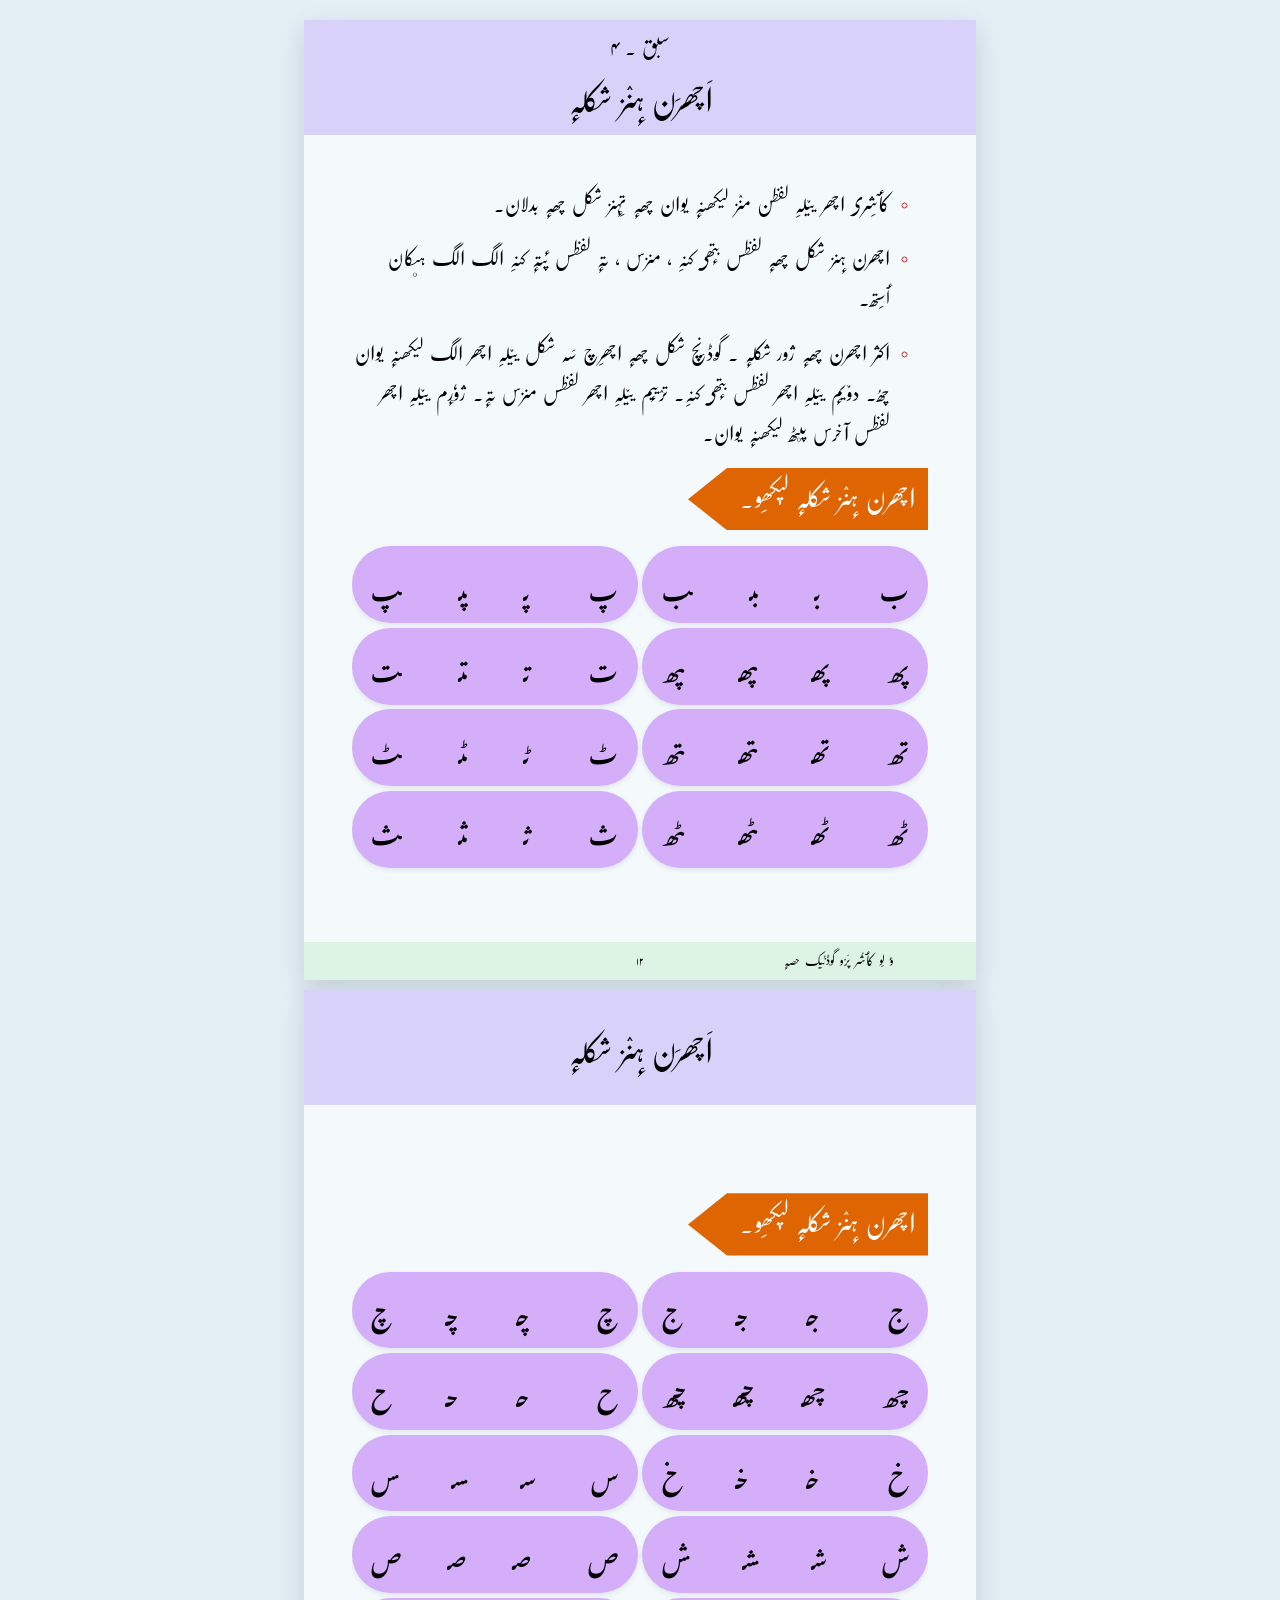
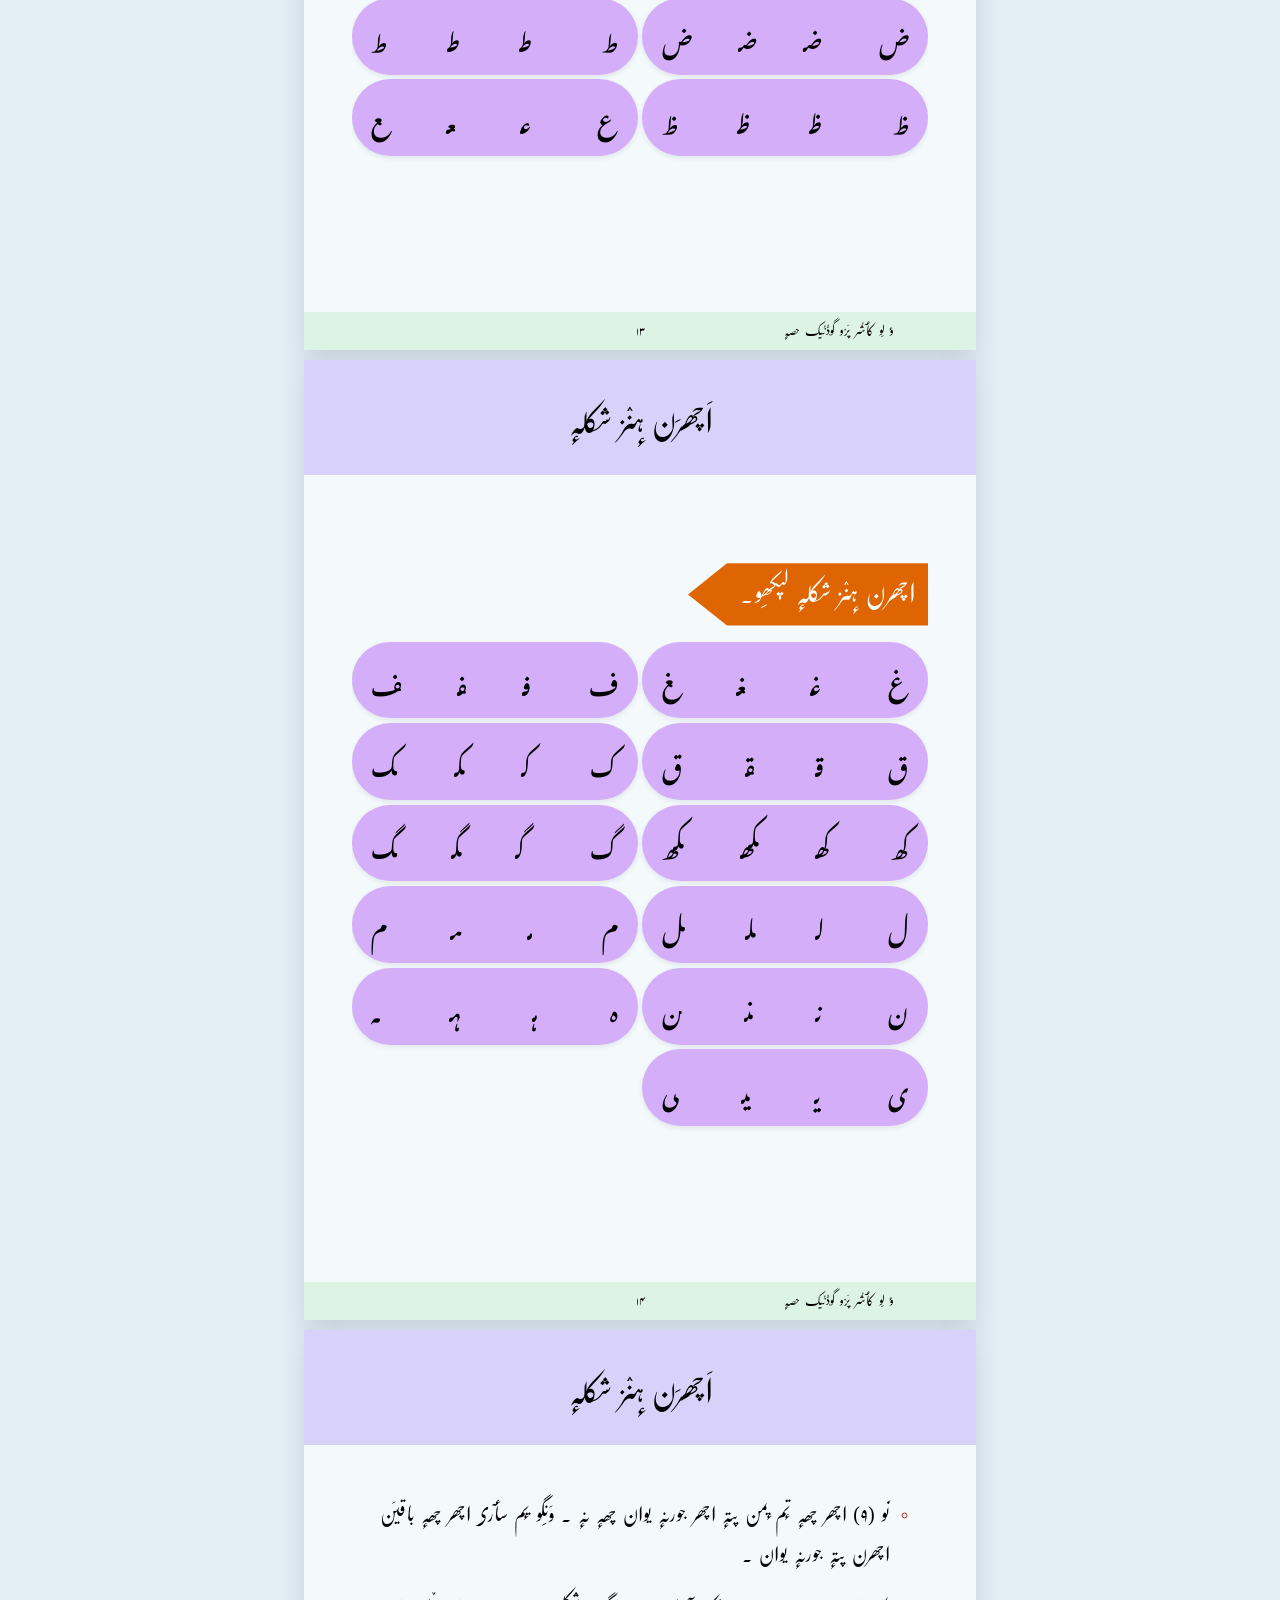
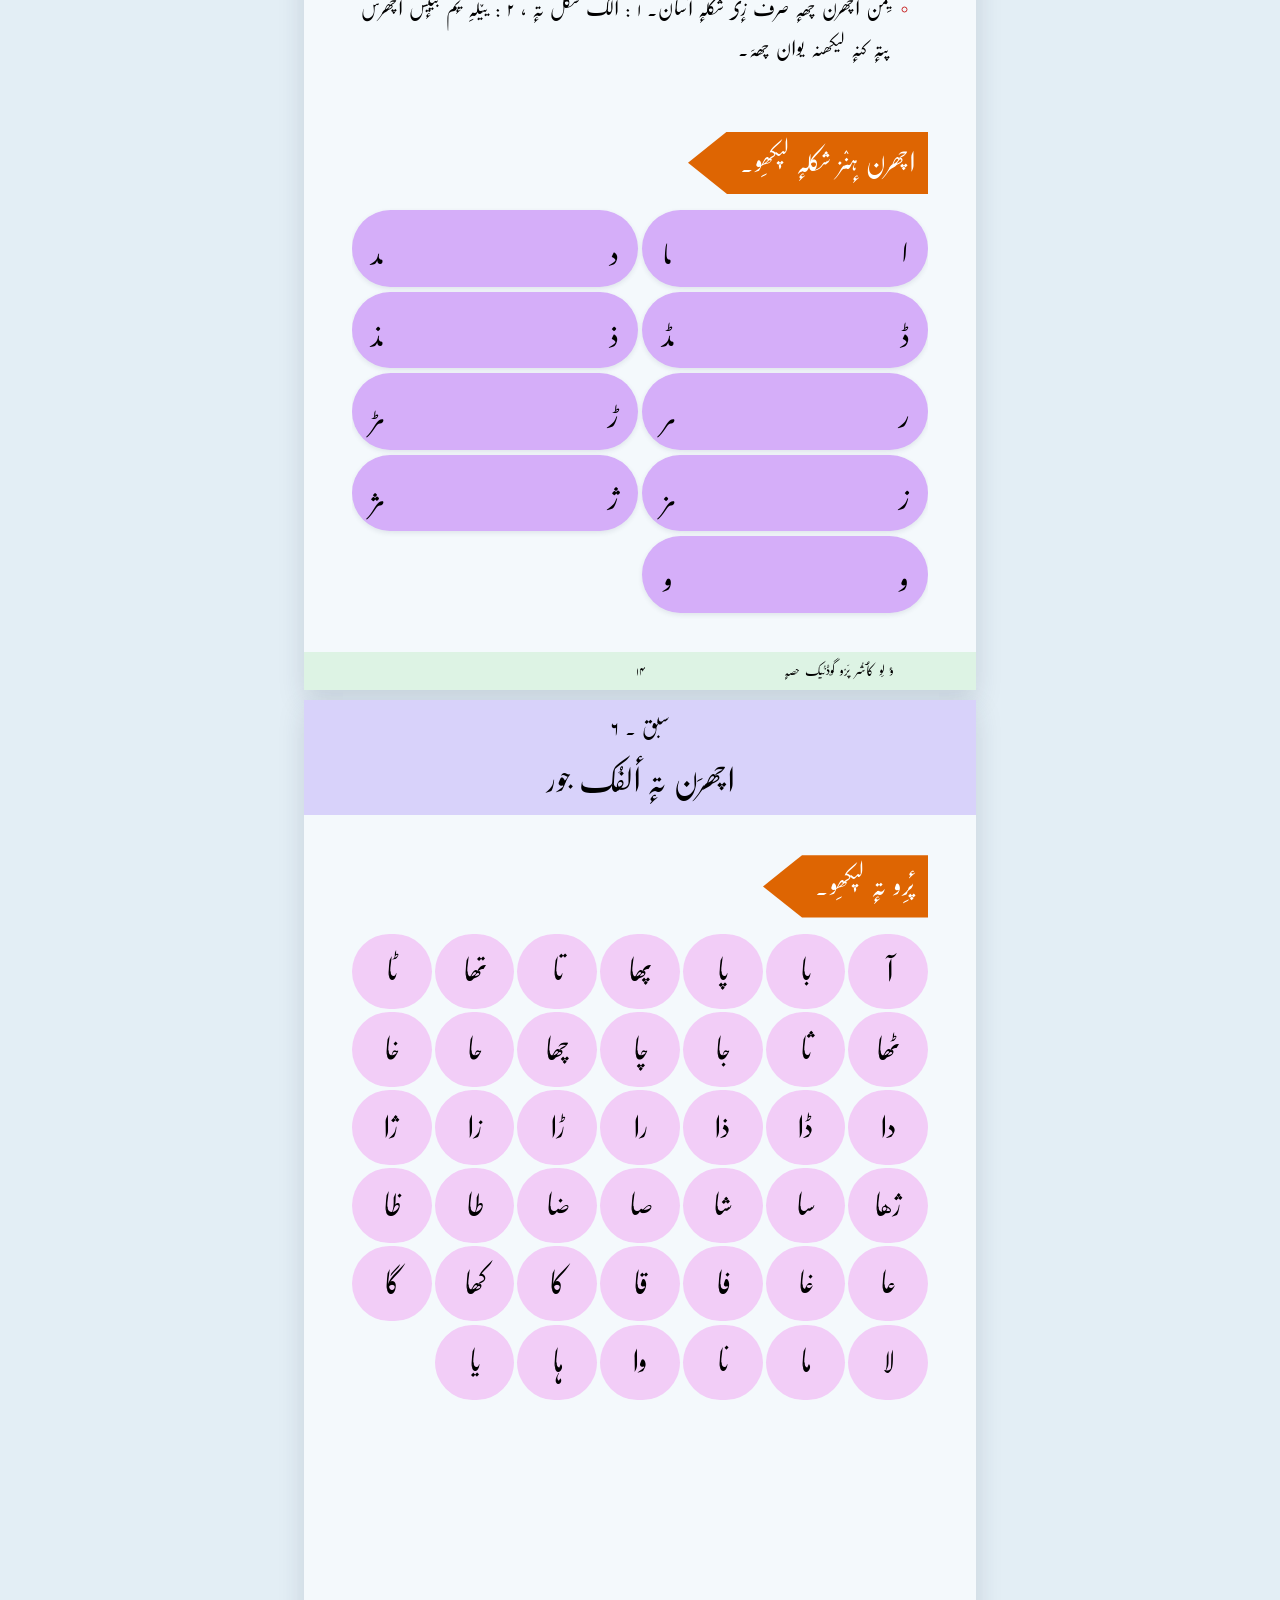
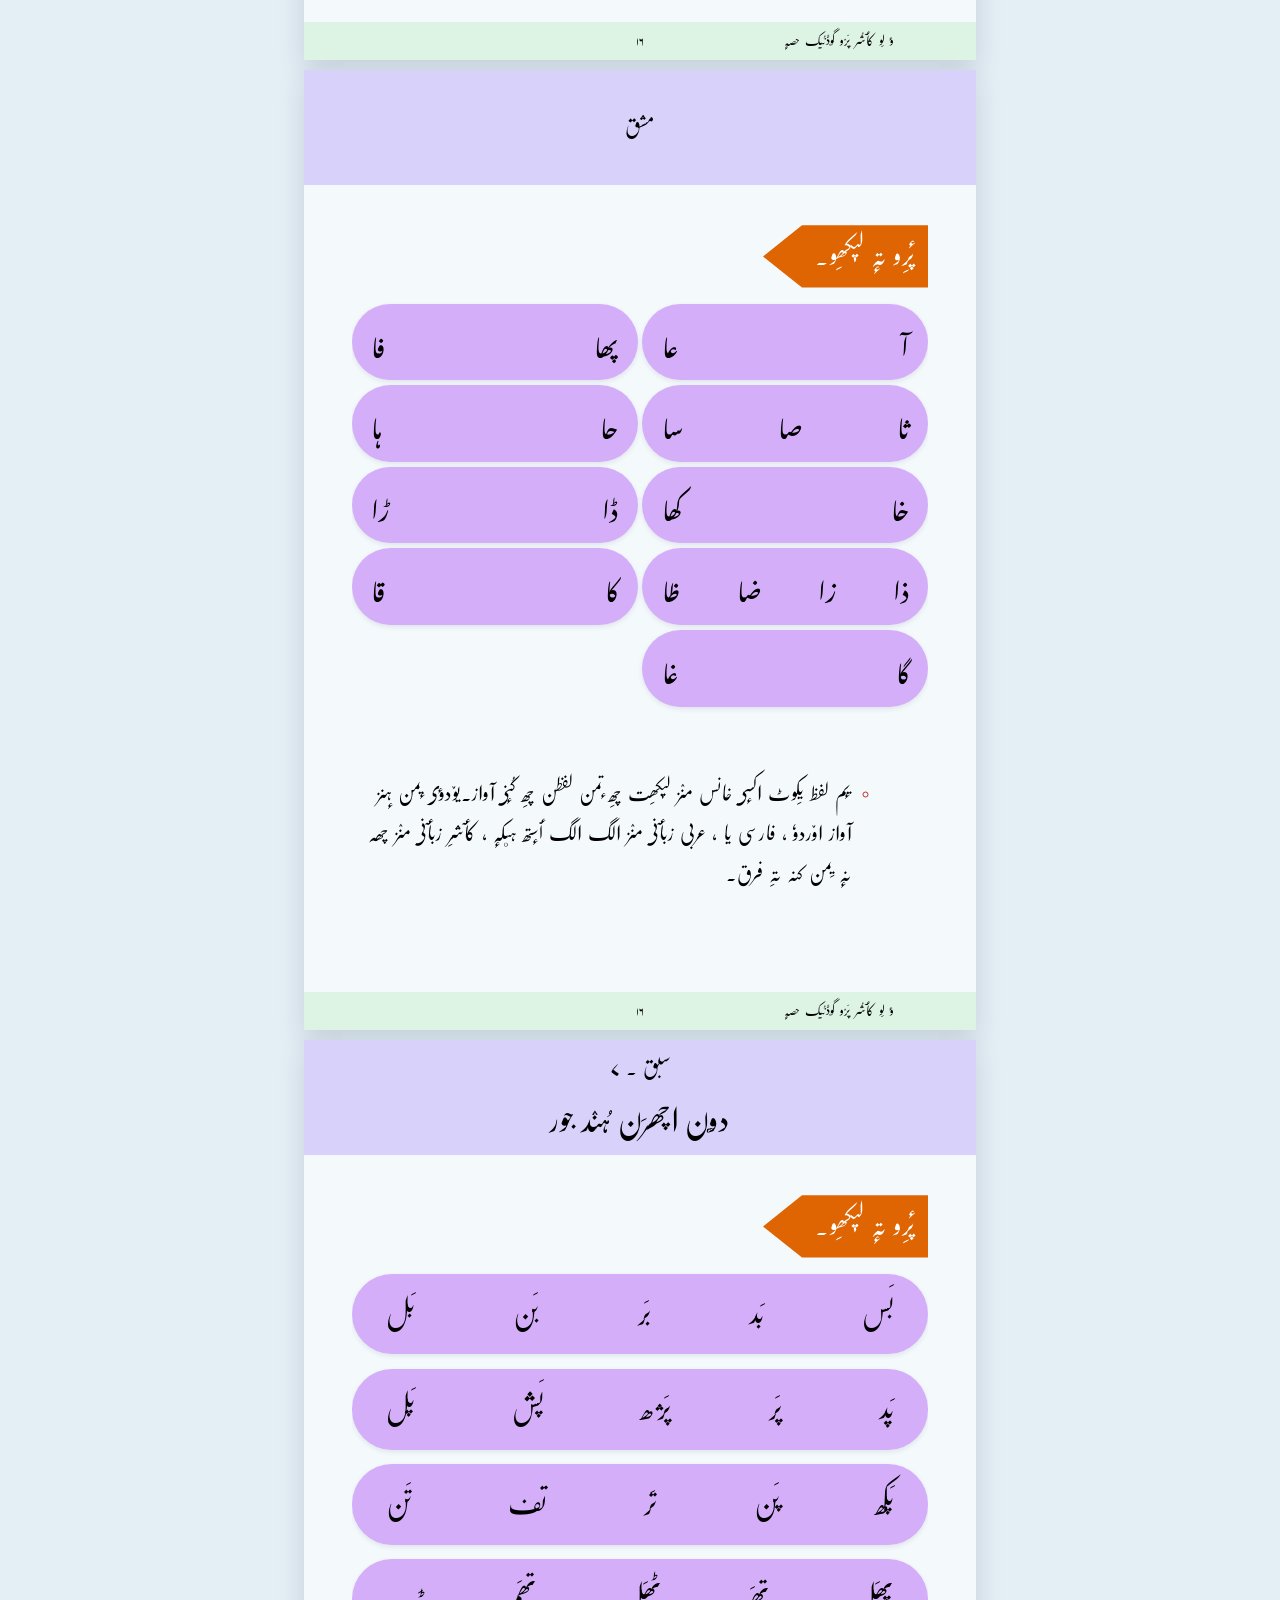
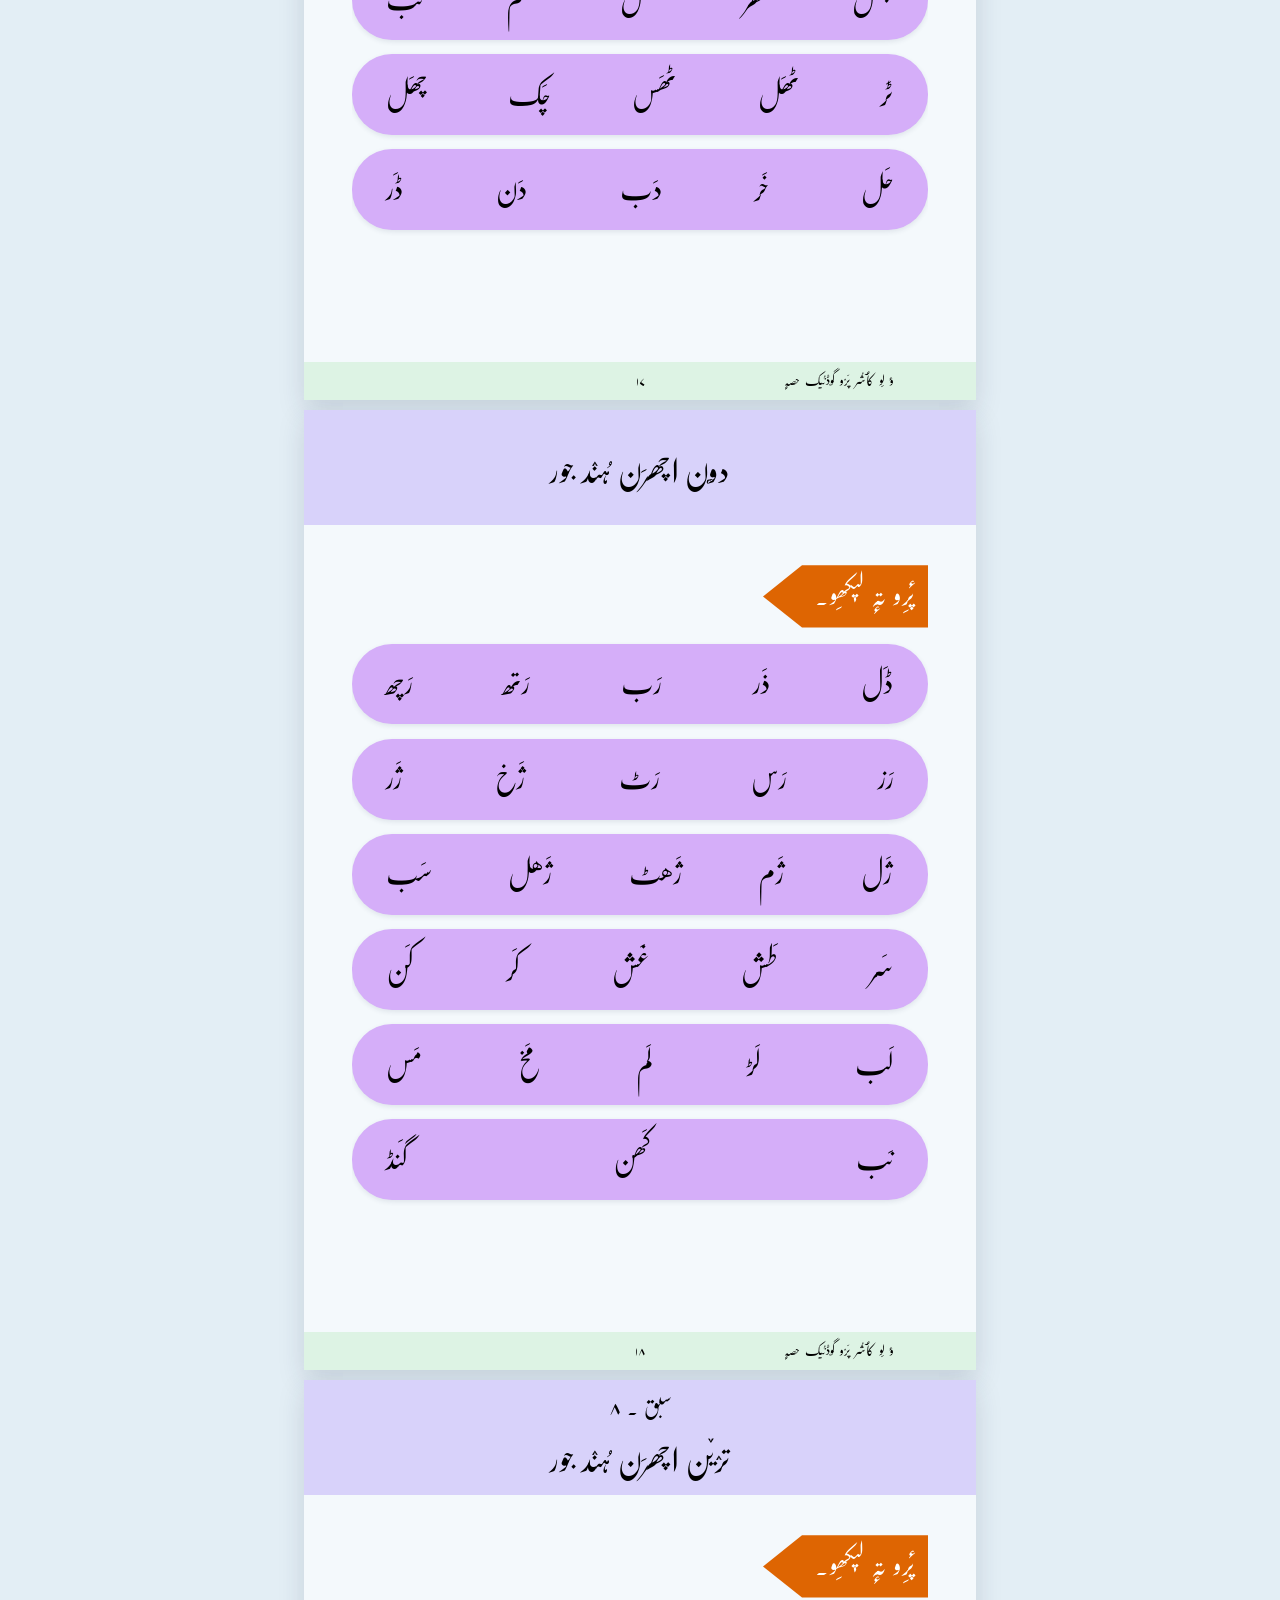
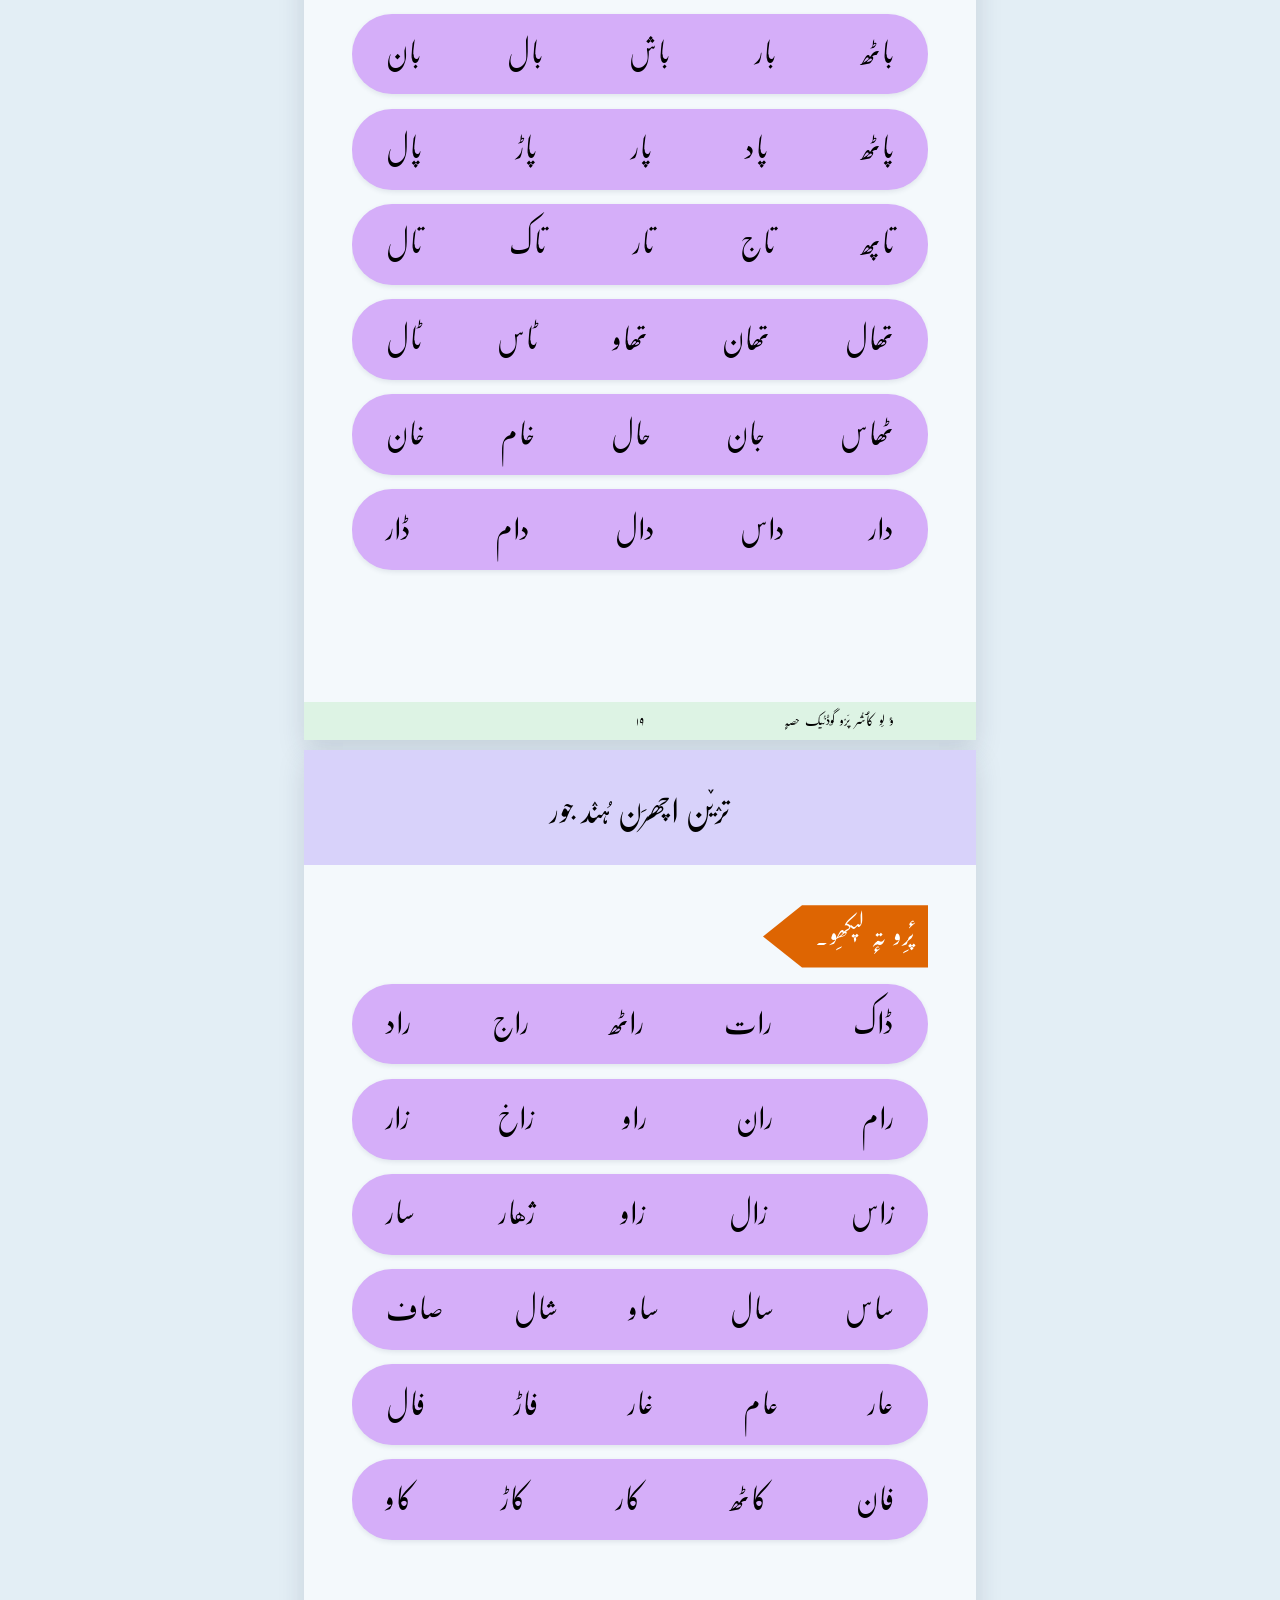
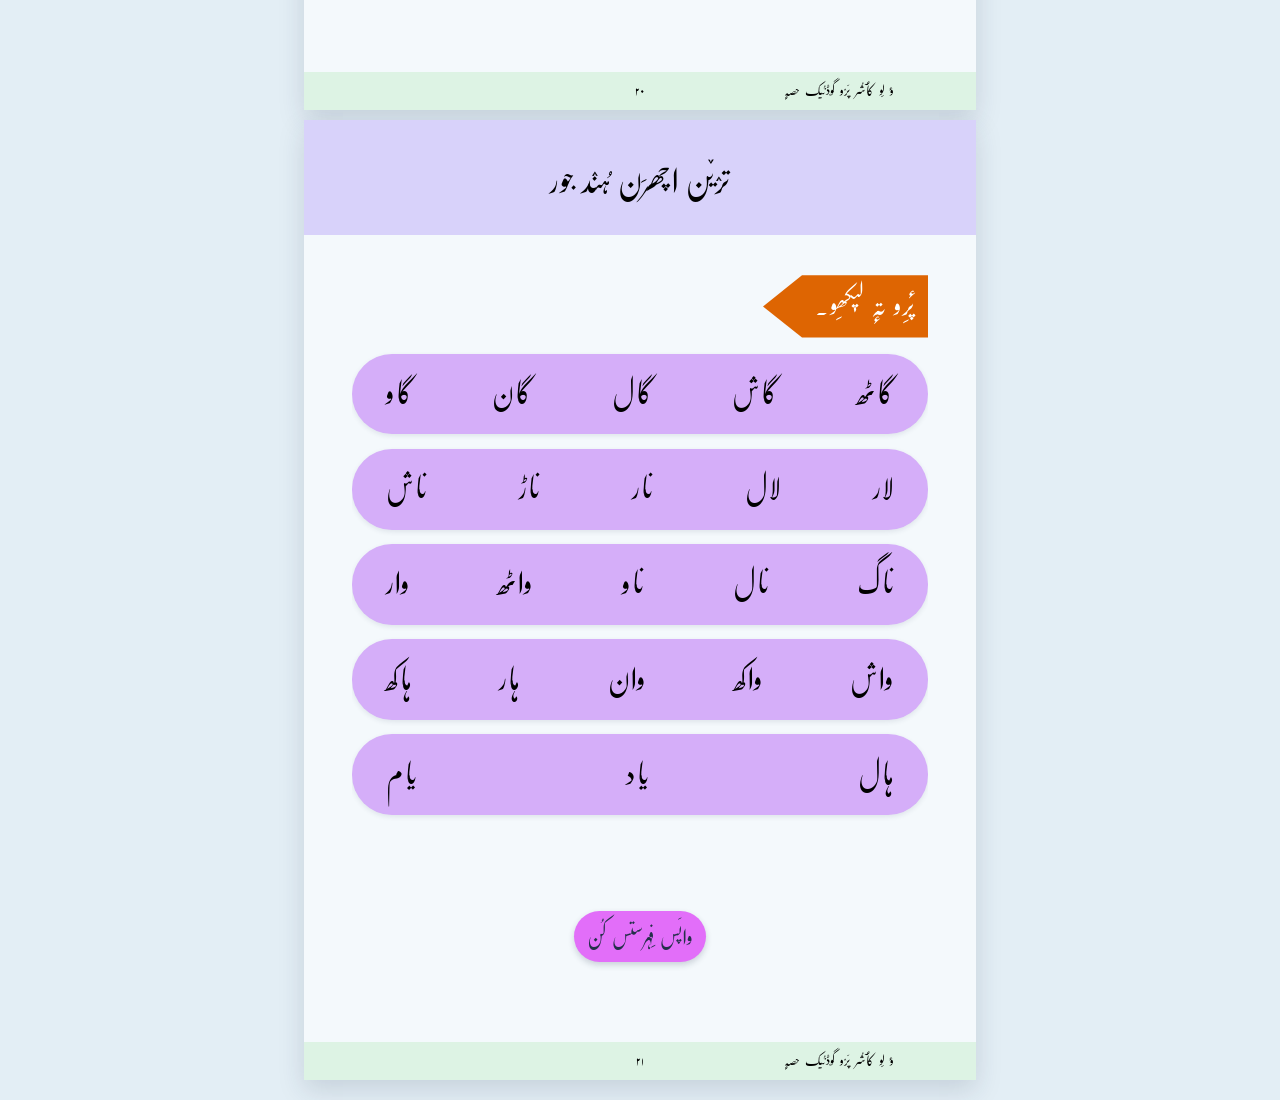
<file: 02-writing.html>
<!DOCTYPE html>
<html lang="ks" dir="rtl">
<head>
  <meta charset="UTF-8">
  <meta name="viewport" content="width=device-width, initial-scale=1.0">
  <title>ؤ لِو کٲشُر پَرٛو</title>
  <link rel="stylesheet" href="style.css">
</head>
<body>

  <!-- ===================== NEW PAGE ===================== -->
  <div class="page">
    <header class="page-header">
      <div class="header-top">سبق . ۴</div>
      <div class="header-bottom">اَچھرَن ہٕنٛز شکلہٕ</div>
    </header>
    <main class="page-main">
        <ul class="generic-list">
          <li>کٲشِرۍ اچھر ییٚلہِ لفظن منٛز لیکھنہٕ یوان چھہٕ تِہٕنز شکل چھہٕ بدلان.</li>
          <li>اچھرن ہٕنز شکل چھہٕ لفظس بٕتھۍ کنہِ ، منزس ، تہٕ لفظس پٔتہٕ کنہِ الگ الگ ہٮکان ٲسِتھ.</li>
          <li>
            اکثر اچھرن چھہٕ ژور  شکلہٕ . گۅڈنِچ شکل چھہٕ اچھرِچ سَہ شکل ییٚلہِ اچھر الگ لیکھنہٕ یوان چھُ. دوٚیمٕ ییٚلہِ اچھر لفظس بٕتھۍ کنہِ.  ترٛییٕم ییٚلہِ اچھر لفظس منزس تہٕ.  ژوٗرٕم ییٚلہِ اچھر لفظس آخرس پٮٹھ لیکھنہٕ یوان.
          </li>
        </ul>
        <div class="order">
          اچھرن ہٕنٛز شکلہٕ لیٖکھِو.
        </div> 
        <div class="positional-shapes">
          <div class="positional-shapes-item">ب بـ ـبـ ـب</div>
          <div class="positional-shapes-item">پ پـ ـپـ ـپ</div>
          <div class="positional-shapes-item">پھ پھـ ـپھـ ـپھ</div>
          <div class="positional-shapes-item">ت تـ ـتـ ـت</div>
          <div class="positional-shapes-item">تھ تھـ ـتھـ ـتھ</div>
          <div class="positional-shapes-item">ٹ ٹـ ـٹـ ـٹ</div>
          <div class="positional-shapes-item">ٹھ ٹھـ ـٹھـ ـٹھ</div>
          <div class="positional-shapes-item">ث ثـ ـثـ ـث</div>
        </div>
    </main>
    <footer class="page-footer">
      <div class="book-name">ؤ لِو کٲشُر پَرٛو گۅڈنُیک حصہٕ</div>
      <div class="page-number">۱۲</div>
    </footer>
  </div>

  <!-- ===================== NEW PAGE ===================== -->
  <div class="page">
    <header class="page-header">
      <div class="header-bottom">اَچھرَن ہٕنٛز شکلہٕ</div>
    </header>
    <main class="page-main">
        <br>
      <div class="order">
          اچھرن ہٕنٛز شکلہٕ لیٖکھِو.
        </div> 
        <div class="positional-shapes">
          <div class="positional-shapes-item">ج جـ ـجـ ـج</div>
          <div class="positional-shapes-item">چ چـ ـچـ ـچ</div>
          <div class="positional-shapes-item">چھ چھـ ـچھـ ـچھ</div>
          <div class="positional-shapes-item">ح حـ ـحـ ـح</div>
          <div class="positional-shapes-item">خ خـ ـخـ ـخ</div>
          <div class="positional-shapes-item">س سـ ـسـ ـس</div>
          <div class="positional-shapes-item">ش شـ ـشـ ـش</div>
          <div class="positional-shapes-item">ص صـ ـصـ ـص</div>
          <div class="positional-shapes-item">ض ضـ ـضـ ـض</div>
          <div class="positional-shapes-item">ط طـ ـطـ ـط</div>
          <div class="positional-shapes-item">ظ ظـ ـظـ ـظ</div>
          <div class="positional-shapes-item">ع عـ ـعـ ـع</div>
        </div>
    </main>
    <footer class="page-footer">
      <div class="book-name">ؤ لِو کٲشُر پَرٛو گۅڈنُیک حصہٕ</div>
      <div class="page-number">۱۳</div>
    </footer>
  </div>

  <!-- ===================== NEW PAGE ===================== -->
  <div class="page">
    <header class="page-header">
      <div class="header-bottom">اَچھرَن ہٕنٛز شکلہٕ</div>
    </header>
    <main class="page-main">
        <br>
        <div class="order">
          اچھرن ہٕنٛز شکلہٕ لیٖکھِو.
        </div>
        <div class="positional-shapes">
          <div class="positional-shapes-item">غ غـ ـغـ ـغ</div>
          <div class="positional-shapes-item">ف فـ ـفـ ـف</div>
          <div class="positional-shapes-item">ق قـ ـقـ ـق</div>
          <div class="positional-shapes-item">ک کـ ـکـ ـک</div>
          <div class="positional-shapes-item">کھ کھـ ـکھـ ـکھ</div>
          <div class="positional-shapes-item">گ گـ ـگـ ـگ</div>
          <div class="positional-shapes-item">ل لـ ـلـ ـل</div>
          <div class="positional-shapes-item">م مـ ـمـ ـم</div>
          <div class="positional-shapes-item">ن نـ ـنـ ـن</div>
          <div class="positional-shapes-item">ہ ہـ ـہـ ـہ</div>
          <div class="positional-shapes-item">ی یـ ـیـ ـی</div>
        </div>
    </main>
    <footer class="page-footer">
      <div class="book-name">ؤ لِو کٲشُر پَرٛو گۅڈنُیک حصہٕ</div>
      <div class="page-number">۱۴</div>
    </footer>
  </div>

    <!-- ===================== NEW PAGE ===================== -->
  <div class="page">
    <header class="page-header">
      <div class="header-bottom">اَچھرَن ہٕنٛز شکلہٕ</div>
    </header>
    <main class="page-main">
        <ul class="generic-list">
          <li>
          نَو (۹) اچھر چھہٕ تٕم یٕمن  پتہٕ اچھر جورنہٕ یوان چھہٕ نہٕ . وَنِگو یٕم سٲرۍ اچھر چھہٕ باقیَن اچھرن پتہٕ جورنہٕ یوان .
          </li>
          <li>
            یِمن اچھرن چھہٕ صرف زٕۍ شکلہٕ آسان. ۱ :  الگ شکل تہٕ ، ۲ :    ییٚلہِ یٕم بیٚیٕس اچھرس پتہٕ کنہٕ لیکھنہ یوان چھہَ.
          </li>
        </ul>
        <br>
        <div class="order">

          اچھرن ہٕنٛز شکلہٕ لیٖکھِو.

        </div>         
        <div class="positional-shapes">
          <div class="positional-shapes-item">ا ـا</div>
          <div class="positional-shapes-item">د ـد</div>
          <div class="positional-shapes-item">ڈ ـڈ</div>
          <div class="positional-shapes-item">ذ ـذ</div>
          <div class="positional-shapes-item">ر ـر</div>
          <div class="positional-shapes-item">ڑ ـڑ</div>
          <div class="positional-shapes-item">ز ـز</div>
          <div class="positional-shapes-item">ژ ـژ</div>
          <div class="positional-shapes-item">و ـو</div>
        </div>
    </main>
    <footer class="page-footer">
      <div class="book-name">ؤ لِو کٲشُر پَرٛو گۅڈنُیک حصہٕ</div>
      <div class="page-number">۱۴</div>
    </footer>
  </div>
  <!-- ===================== NEW PAGE ===================== -->
  <div class="page">
    <header class="page-header">
      <div class="header-top">سبق . ۶</div>
      <div class="header-bottom">اچھرَن تہٕ ألفُک جور</div>
    </header>
    <main class="page-main">
      <div class="order">
      پٔرِو تہٕ لیٖکھِو.
        </div> 
        <div class="grid-container">
          <div class="grid-container-item">آ</div>
          <div class="grid-container-item">با</div>
          <div class="grid-container-item">پا</div>
          <div class="grid-container-item">پھا</div>
          <div class="grid-container-item">تا</div>
          <div class="grid-container-item">تھا</div>
          <div class="grid-container-item">ٹا</div>
          <div class="grid-container-item">ٹھا</div>
          <div class="grid-container-item">ثا</div>
          <div class="grid-container-item">جا</div>
          <div class="grid-container-item">چا</div>
          <div class="grid-container-item">چھا</div>
          <div class="grid-container-item">حا</div>
          <div class="grid-container-item">خا</div>
          <div class="grid-container-item">دا</div>
          <div class="grid-container-item">ڈا</div>
          <div class="grid-container-item">ذا</div>
          <div class="grid-container-item">را</div>
          <div class="grid-container-item">ڑا</div>
          <div class="grid-container-item">زا</div>
          <div class="grid-container-item">ژا</div>
          <div class="grid-container-item">ژھا</div>
          <div class="grid-container-item">سا</div>
          <div class="grid-container-item">شا</div>
          <div class="grid-container-item">صا</div>
          <div class="grid-container-item">ضا</div>
          <div class="grid-container-item">طا</div>
          <div class="grid-container-item">ظا</div>
          <div class="grid-container-item">عا</div>
          <div class="grid-container-item">غا</div>
          <div class="grid-container-item">فا</div>
          <div class="grid-container-item">قا</div>
          <div class="grid-container-item">کا</div>
          <div class="grid-container-item">کھا</div>
          <div class="grid-container-item">گا</div>
          <div class="grid-container-item">لا</div>
          <div class="grid-container-item">ما</div>
          <div class="grid-container-item">نا</div>
          <div class="grid-container-item">وا</div>
          <div class="grid-container-item">ہا</div>
          <div class="grid-container-item">یا</div>
        </div>
    </main>
    <footer class="page-footer">
      <div class="book-name">ؤ لِو کٲشُر پَرٛو گۅڈنُیک حصہٕ</div>
      <div class="page-number">۱۶</div>
    </footer>
  </div>

  <!-- ===================== NEW PAGE ===================== -->
  <div class="page">
    <header class="page-header">
      <div class="header-top">مشق</div>
    </header>
    <main class="page-main">
      <div class="order">
      پٔرِو تہٕ لیٖکھِو.
        </div> 
        <div class="positional-shapes">
       <div class="positional-shapes-item">آ عا</div>
          <div class="positional-shapes-item">پھا فا</div>
          <div class="positional-shapes-item">ثا صا سا</div>
          <div class="positional-shapes-item">حا ہا</div>
          <div class="positional-shapes-item">خا کھا</div>
          <div class="positional-shapes-item">ڈا  ڑا</div>
          <div class="positional-shapes-item">ذا  زا ضا ظا</div>
        <div class="positional-shapes-item">کا  قا</div>
        <div class="positional-shapes-item">گا  غا</div>
             </div>

        <ul class="generic-list">
          <br>
        <ul class="generic-list">
          <li>
     یٕم لفظ یِکوٹ اکسٕۍ خانس منٛز لیٖکھِت چھِ تٕمن لفظن چھِ کُنٕۍ آواز.یوٚدؤۍ   یٕمن ہٕنز آواز  اوٚردوٗ ، فارسی یا ، عربی زبٲنۍ منٛز   الگ الگ ٲسٕتھ ہٮکہٕ  ، کٲشرِ زبٲنۍ منٛز  چھہ نہٕ یِمن کنہ تہِ فرق. 
          </li>
        </ul>
        </ul>
    </main>
    <footer class="page-footer">
      <div class="book-name">ؤ لِو کٲشُر پَرٛو گۅڈنُیک حصہٕ</div>
      <div class="page-number">۱۶</div>
    </footer>
  </div>

  <!-- ===================== NEW PAGE ===================== -->

  <div class="page">
    <header class="page-header">
      <div class="header-top">سبق . ۷</div>
      <div class="header-bottom">دۅن اچھرَن ہُنٛد جور</div>
    </header>
    <main class="page-main">
        <div class="order">

      پٔرِو تہٕ لیٖکھِو.

        </div> 

      <div class="grid-container2">
          <div class="grid-container2-item">بَس بَد بَر بَن بَل</div>
          <div class="grid-container2-item">پَد پَر پَژھ پَش پَل</div>
          <div class="grid-container2-item">پَکھ پَن تَر تَف تَن</div>
          <div class="grid-container2-item">پھَل تھَر ٹھَل تھَم ٹَب</div>
          <div class="grid-container2-item">ٹَر ٹھَل ٹھَس چَک چھَل</div>
          <div class="grid-container2-item">حَل خَر دَب دَن ڈَر</div>
        </div>
    </main>
    <footer class="page-footer">
      <div class="book-name">ؤ لِو کٲشُر پَرٛو گۅڈنُیک حصہٕ</div>
      <div class="page-number">۱۷</div>
    </footer>
  </div>

  <!-- ===================== NEW PAGE ===================== -->
  <div class="page">
    <header class="page-header">
      <div class="header-bottom">دۅن اچھرَن ہُنٛد جور</div>
    </header>

    <main class="page-main">    
        <div class="order">

      پٔرِو تہٕ لیٖکھِو.

        </div>     


        <div class="grid-container2">
          <div class="grid-container2-item">ڈَل ذَر رَب رَتھ رَچھ</div>
          <div class="grid-container2-item">رَز رَس رَٹ ژَخ ژَر</div>
          <div class="grid-container2-item">ژَل ژَم ژَھٹ ژَھل سَب</div>
          <div class="grid-container2-item">سَر طَش غَش کَر کَن</div>
          <div class="grid-container2-item">لَب لَڑ لَم مَخ مَس</div>
          <div class="grid-container2-item">نَب کَھن گَنڈ</div>

        </div>
    </main>
    <footer class="page-footer">
      <div class="book-name">ؤ لِو کٲشُر پَرٛو گۅڈنُیک حصہٕ</div>
      <div class="page-number">۱۸</div>
    </footer>
  </div>

  <!-- ===================== NEW PAGE ===================== -->
  <div class="page">
    <header class="page-header">
      <div class="header-top">سبق . ۸</div>
      <div class="header-bottom">ترٛیٚن اچھرَن ہُنٛد جور</div>
    </header>
      <main class="page-main">
        <div class="order">

      پٔرِو تہٕ لیٖکھِو.

        </div>     


        <div class="grid-container2">
          <div class="grid-container2-item">باٹھ بار باش بال بان</div>
          <div class="grid-container2-item">پاٹھ پاد پار پاڑ پال</div>
          <div class="grid-container2-item">تاپھ تاج تار تاک تال</div>
          <div class="grid-container2-item">تھال تھان تھاو ٹاس ٹال</div>
          <div class="grid-container2-item">ٹھاس جان حال خام خان</div>
          <div class="grid-container2-item">دار داس دال دام ڈار</div>
        </div>
    </main>
    <footer class="page-footer">
      <div class="book-name">ؤ لِو کٲشُر پَرٛو گۅڈنُیک حصہٕ</div>
      <div class="page-number">۱۹</div>
    </footer>
  </div>

  <!-- ===================== NEW PAGE ===================== -->
  <div class="page">
    <header class="page-header">
      <div class="header-bottom">ترٛیٚن اچھرَن ہُنٛد جور</div>
    </header>
    <main class="page-main">

        <div class="order">

      پٔرِو تہٕ لیٖکھِو.

        </div> 


      <div class="grid-container2">
          <div class="grid-container2-item">ڈاک رات راٹھ راج راد</div>
          <div class="grid-container2-item">رام ران راو زاخ زار</div>
          <div class="grid-container2-item">زاس زال زاو ژھار سار</div>
          <div class="grid-container2-item">ساس سال ساو شال صاف</div>
          <div class="grid-container2-item">عار عام غار فاڑ فال</div>
          <div class="grid-container2-item">فان کاٹھ کار کاڑ کاو</div>
        </div>
    </main>
    <footer class="page-footer">
      <div class="book-name">ؤ لِو کٲشُر پَرٛو گۅڈنُیک حصہٕ</div>
      <div class="page-number">۲۰</div>
    </footer>
  </div>

  <!-- ===================== NEW PAGE ===================== -->
  <div class="page">
    <header class="page-header">
      <div class="header-bottom">ترٛیٚن اچھرَن ہُنٛد جور</div>
    </header>
    <main class="page-main">

        <div class="order">

      پٔرِو تہٕ لیٖکھِو.

        </div> 

      <div class="grid-container2">
          <div class="grid-container2-item">گاٹھ گاش گال گان گاو</div>
          <div class="grid-container2-item">لار لال نار ناڑ ناش</div>
          <div class="grid-container2-item">ناگ نال ناو واٹھ وار</div>
          <div class="grid-container2-item">واش واکھ وان ہار ہاکھ</div>
          <div class="grid-container2-item">ہال یاد یام</div>
        </div>
        <br><br>
        <div class="link"><a href="index.html#topics-list">واپَس فِہرستس کُن</a></div>
    </main>
    <footer class="page-footer">
      <div class="book-name">ؤ لِو کٲشُر پَرٛو گۅڈنُیک حصہٕ</div>
      <div class="page-number">۲۱</div>
    </footer>
  </div>
</body>
</html>
</file>
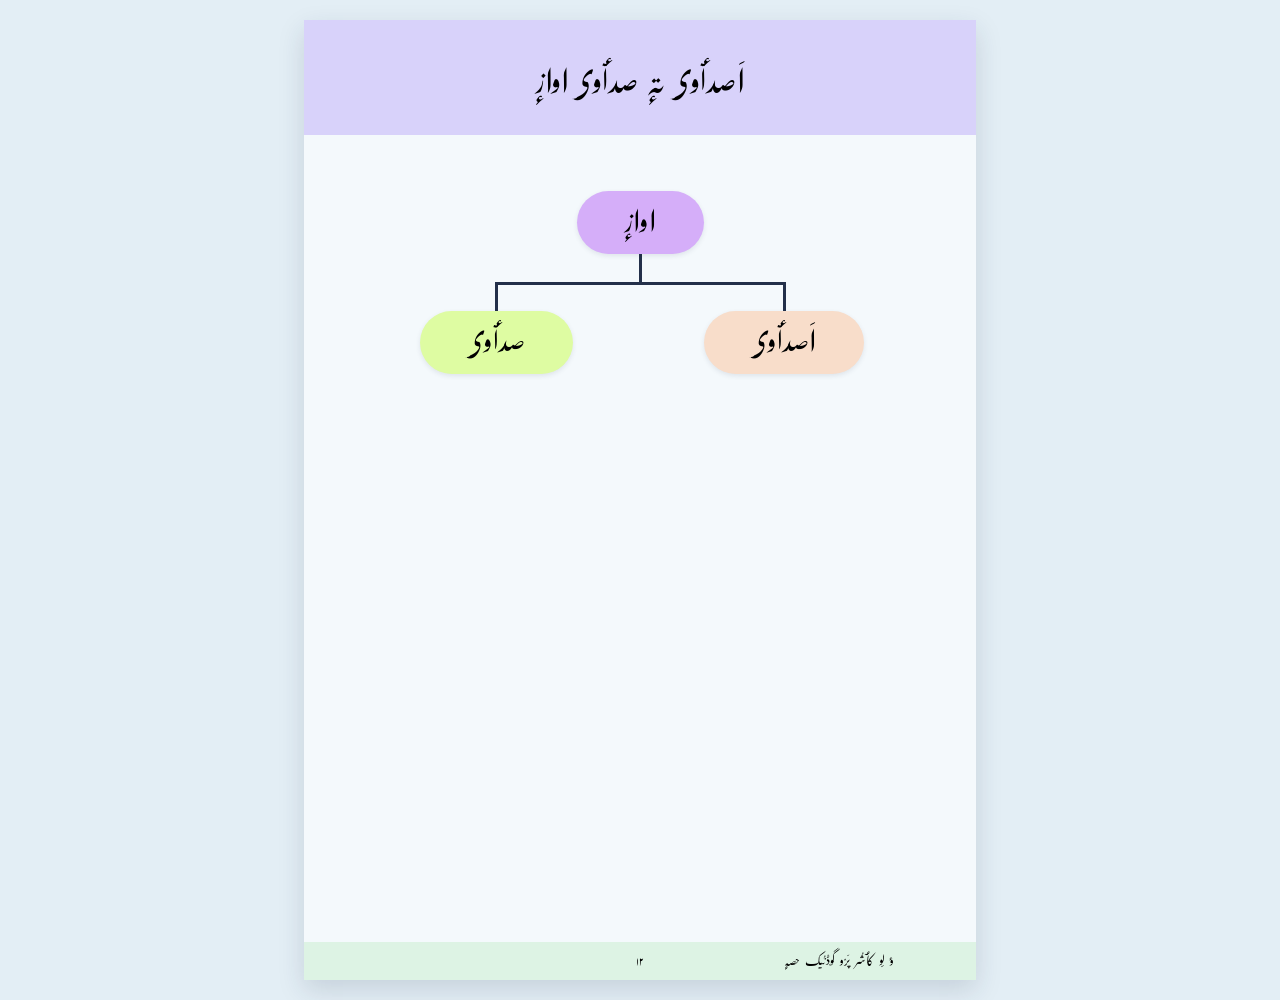
<file: 03-consonants-vowels.html>
<!DOCTYPE html>
<html lang="ks" dir="rtl">
<head>
  <meta charset="UTF-8">
  <meta name="viewport" content="width=device-width, initial-scale=1.0">
  <title>ؤ لِو کٲشُر پَرٛو</title>
  <link rel="stylesheet" href="style.css">
</head>
<body>

  <!-- ===================== NEW PAGE ===================== -->
  <div class="page">
    <header class="page-header">
      <div class="header-bottom">اَصدٲوۍ تہٕ صدٲوۍ اوازٕ</div>
    </header>
    <main class="page-main">
      <div class="tree">
        <div class="tree-top">اوازٕ</div>
        <div class="tree-stem"></div>
        <div class="tree-branches">
          <div class="tree-branch">
            <div class="tree-drop"></div>
            <div class="tree-box tree-box1">اَصدٲوۍ</div>
          </div>
          <div class="tree-branch">
            <div class="tree-drop"></div>
            <div class="tree-box tree-box2">صدٲوۍ</div>
          </div>
        </div>
      </div>
    </main>
    <footer class="page-footer">
      <div class="book-name">ؤ لِو کٲشُر پَرٛو گۅڈنُیک حصہٕ</div>
      <div class="page-number">۱۲</div>
    </footer>
  </div>

  <!-- ===================== NEW PAGE ===================== -->
</file>
<file: style.css>
/* ==========================================================================
   1. ROOT VARIABLES & GLOBAL SETTINGS
   Modify these values to quickly adjust colors, fonts, and spacing.
   ========================================================================== */
:root {
  /* Colour palette */
  --text-color: #23304A;              /* Deep ink blue (softer than black) */
  --muted-color: #8A97AB;             /* Soft grey-blue for borders/captions */
  --accent-color: #C92A2A;            /* Chinar red, used for titles and bullets */
  --box-bg: #D9F0F6;                  /* Pale lake tint for callout boxes */
  --site-bg: #E3EEF5;                 /* Website background around the pages */
  --background-color: #ffffff;        /* White */
  --card-color: #ffffff;              /* Letter cards: must match the white edges of the pictures */
  --page-color: #F4F9FC;              /* Cool, very light page tone */
  --cover-color: #FFF3CC;             /* Soft saffron tint for the cover */
  --header-background-color: #d8d2fa; /* Lavender header */
  --footer-background-color: #DDF3E4; /* Mint footer */
  --link-background-color: #e26ef9;   /* "Back to contents" button */
  --link-hover-color: #cf55e8;        /* Button color when the mouse is over it */
  --question-color: #C92A2A;          /* Question text */
  --answer-color: #1B7F4B;            /* Answer text */
  --text-bg-color1: #f2cdf7;          /* Pink: grid items */
  --text-bg-color2: #f8ddca;          /* Peach: grid items 2 */
  --text-bg-color3: #d5aef9;          /* Purple: word rows, shapes, sounds */
  --text-bg-color4: #defca2;          /* Lime: sounds 2 */

  --font-size: 20px;

  /* Page Dimensions & Margins (Print) */
  --page-width: 7in;
  --page-height: 10in;
  --margin-top: 0.85in;
  --margin-bottom: 0.85in;
  --margin-outside: 0.65in;
  --border-width: 0px;
}

/* ==========================================================================
   2. BASE RTL & TYPOGRAPHY SETUP
   ========================================================================== */
html {
  direction: rtl;
  unicode-bidi: isolate;
}

/* Main book font */
@font-face {
  font-family: 'GulmargNastaleeq';
  src: url('fonts/GulmargNastaleeq.ttf') format('truetype');
  font-weight: normal;
  font-style: normal;
}

/* Secondary font for positional letter grids (Regular) */
@font-face {
  font-family: 'NotoNastaliqUrdu';
  src: url('fonts/NotoNastaliqUrdu-Regular.ttf') format('truetype');
  font-weight: 400;
  font-style: normal;
}

/* Secondary font for positional letter grids (the Medium file is used for weight 700) */
@font-face {
  font-family: 'NotoNastaliqUrdu';
  src: url('fonts/NotoNastaliqUrdu-Medium.ttf') format('truetype');
  font-weight: 700;
  font-style: normal;
}

@font-face {
  font-family: 'Narqalam';
  src: url('fonts/Narqalam.ttf') format('truetype');
  font-weight: normal;
  font-style: normal;
}

/* Exact page dimensions for printing / PDF export */
@page {
  size: 7in 10in;
  margin: 0;
}

* {
  box-sizing: border-box;
  margin: 0;
  padding: 0;
}

body {
  font-family: 'GulmargNastaleeq', serif;
  background-color: var(--site-bg);
  font-size: var(--font-size);
  word-spacing: 0.2em;

  display: flex;
  flex-direction: column;   /* Stacks the pages vertically (top-to-bottom) */
  align-items: center;      /* Keeps the stacked pages centered horizontally */
  gap: 10px;                /* Adds physical space/gap between each page */

  padding: 20px 0;
  font-feature-settings: "kern" 1, "liga" 1, "calt" 1;
}

h1, h2, h3, h4, h5 {
  color: var(--accent-color);
  font-weight: normal;      /* Removes the default bolding */
  line-height: 1.6;
  margin-top: 0.1em;
  margin-bottom: 0.1em;
  page-break-after: avoid;
  break-after: avoid;
}

h3 {
  text-align: center;
}

h5 {
  color: #03a6e6;
  font-size: 1.1em;
}

p {
  margin-bottom: 0.5em;     /* Breathing room between paragraphs */
}

.cover-page {
  width: 100%;              /* Fills the page, so it can shrink on phones */
  height: 100%;             /* Fills the page height (10in on laptop/print) */
  padding: 0 1rem;
  text-align: center;
  display: flex;
  flex-direction: column;
  justify-content: center;  /* Centers everything vertically */
  align-items: center;      /* Centers everything horizontally */
  gap: 2rem;                /* Clean spacing between elements */
  background-color: var(--cover-color);
  font-size: 200%;

  /* Crucial for making sure browsers don't strip background colors */
  -webkit-print-color-adjust: exact;
  print-color-adjust: exact;
}

/* 7 x 10 inch Page Container */
.page {
  width: 100%;              /* Allows it to shrink on mobile */
  max-width: 7in;           /* Caps it at 7 inches on laptops and print */
  height: 10in;
  max-height: 10in;
  background-color: var(--page-color);
  display: flex;
  flex-direction: column;
  justify-content: space-between;
  border: var(--border-width) solid var(--muted-color);
  box-shadow: 0 10px 25px rgba(35, 48, 74, 0.15);
  overflow: hidden;
  box-sizing: border-box;   /* Prevents padding/borders from breaking width */
  gap: 1em;
}

/* --- 1. HEADER (1.2 inch tall, edge to edge) --- */
.page-header {
  width: 100%;
  height: 1.2in;
  border: var(--border-width) solid var(--muted-color);
  display: flex;
  flex-direction: column;
  justify-content: center;  /* Centers the group tightly together */
  align-items: center;
  gap: 0.5em;               /* Gap between top and bottom items */
  padding: 0 0.25in;
  overflow: hidden;         /* Ensures nothing spills outside the box */
  background-color: var(--header-background-color);
  margin-bottom: 1.0em;
  font-family: 'GulmargNastaleeq', serif;
}

.header-top {
  font-size: 16pt;
  border: var(--border-width) solid var(--muted-color);
  padding: 0 8px;
  line-height: 1.2;
  margin-top: 0;
  margin-bottom: 2px;
  font-family: 'GulmargNastaleeq', serif;
}

.header-bottom {
  font-size: 24pt;
  border: var(--border-width) solid var(--muted-color);
  padding: 0 8px;
  line-height: 1.2;
  font-family: 'GulmargNastaleeq', serif;
  margin-top: 0.1in;
}

/* --- 2. MAIN (0.5 inch gap from edges, extra line height) --- */
.page-main {
  flex: 1;
  margin: 0.0in 0.5in 0.1in 0.5in;
  border: var(--border-width) solid var(--muted-color);
  padding: 0.0in;
  display: flex;
  flex-direction: column;
  gap: 0.0in;
  font-size: var(--font-size);
  line-height: 2.4;

  /* --- Overflow Management & Visual Warning --- */
  overflow-y: auto;         /* Lets you scroll to read everything while drafting */
  overflow-x: hidden;
}

.page-main::-webkit-scrollbar {
  width: 8px;
}
.page-main::-webkit-scrollbar-thumb {
  background-color: #ef4444; /* Bright red scrollbar means "Page is overfull!" */
  border-radius: 4px;
}


/* --- Letter cards with pictures (alphabet pages) --- */
.letters {
  display: grid;
  grid-template-columns: repeat(2, 1fr);  /* 2 equal columns */
  gap: 0.2in;                             /* space between boxes */
  margin-top: 0.75in;
  align-items: center;
}

.letter {
  position: relative;                     /* the image is placed inside this box */
  overflow: hidden;                       /* nothing sticks out of the rounded corners */
  display: flex;
  align-items: flex-start;                /* top of the box */
  justify-content: flex-start;            /* right side in RTL */
  height: 2.0in;
  border: var(--border-width) solid var(--muted-color);
  border-radius: 0.15in;
  font-size: 24pt;
  line-height: 1.0;
  padding: 0.2in 0.2in 0 0;               /* top and right gap for the big letter */
  background-color: var(--card-color);    /* stays white: the pictures have white backgrounds */
  z-index: 2;
  box-shadow: 0 3px 3px rgba(35, 48, 74, 0.1);
}

.letter img {
  position: absolute;
  z-index: 1;                             /* Keeps the image in the background layer */
  top: 0.25in;                            /* gap between image and border */
  right: 0.25in;
  bottom: 0.25in;
  left: 0.25in;
  width: calc(100% - 0.5in);
  height: calc(100% - 0.5in);
  object-fit: contain;                    /* shrinks the picture to fit, keeping its proportions */
  align-self: center;
}

.letter .word {
  position: absolute;
  bottom: 0.12in;                         /* distance from the bottom edge */
  left: 0.15in;                           /* distance from the left edge */
  font-size: 13pt;
  line-height: 1.6;
  color: var(--text-color);
  z-index: 2;
}

.letter .char {
  position: relative;
  z-index: 2;                             /* Forces the text to render above background layers or images */
}

/* --- Contents list (index page) --- */
.topics-list {
  display: flex;
  flex-direction: column;                 /* Stacks the items vertically */
  gap: 0.2in;                             /* Vertical space between the boxes */
  list-style: none;                       /* Removes default bullet points */
  margin-top: 0.3in;
  width: 100%;
  box-sizing: border-box;
}

.topic-box {
  background-color: var(--box-bg);        /* Default background color */
  border: var(--border-width) solid var(--muted-color);
  border-radius: 0.25in;                  /* Rounded corners */
  padding: 15px 20px;
  display: flex;
  align-items: center;
  box-shadow: 0 2px 5px rgba(35, 48, 74, 0.05);
  width: 100%;
}

/* Make the link fill the whole box so the entire card is clickable */
.topic-box a {
  text-decoration: none;
  color: var(--text-color);
  font-size: 1.1rem;
  width: 100%;
  display: flex;
  justify-content: space-between;         /* Kashmiri on the right, English on the left */
  align-items: center;
  gap: 1rem;
}

.topic-en {
  font-family: Arial, Helvetica, sans-serif;  /* the Kashmiri font has no English letters */
  font-size: 0.9rem;
  text-align: left;
}

/* --- Rounded grids of single letters or pairs --- */
.grid-container {
  display: grid;
  /* 75px minimum width fits about 4 columns on a phone and more on a laptop */
  grid-template-columns: repeat(auto-fit, minmax(75px, 1fr));
  gap: 0.2rem;
  margin-top: 1rem;
  align-items: center;
  width: 100%;
  box-sizing: border-box;
}

.grid-container-item {
  position: relative;
  overflow: hidden;
  display: flex;
  align-items: center;
  justify-content: center;
  height: 75px;
  border: var(--border-width) solid var(--muted-color);
  border-radius: 40px;
  font-size: 22pt;
  line-height: 1.2;
  background-color: var(--text-bg-color1);
  z-index: 2;
  padding: 10px;
}

.grid-container-item2 {
  position: relative;
  overflow: hidden;
  display: flex;
  align-items: center;
  justify-content: center;
  height: 75px;
  border: var(--border-width) solid var(--muted-color);
  border-radius: 40px;
  font-size: 22pt;
  line-height: 1.2;
  background-color: var(--text-bg-color2);
  z-index: 2;
  padding: 10px;
}

/* --- Word rows: one item per horizontal line, each holding several words --- */
.grid-container2 {
  display: grid;
  grid-template-columns: 1fr;             /* a single column, so one item per line */
  gap: 0.15in;
  margin-top: 1rem;
  width: 100%;
}

.grid-container2-item {
  display: block;
  padding: 0.1in 0.35in;
  border-radius: 40px;
  font-size: 22pt;
  line-height: 2.1;
  text-align: justify;
  text-align-last: justify;               /* stretches the last (only) line across the full width */
  background-color: var(--text-bg-color3);
  box-shadow: 0 2px 5px rgba(35, 48, 74, 0.1);
}

/* --- Letter shapes (isolated, initial, medial, final) --- */
.positional-shapes {
  display: grid;
  grid-template-columns: repeat(2, 1fr);  /* two items per row on laptops and in print */
  gap: 0.05in;
  margin-top: 1rem;
  width: 100%;
}

.positional-shapes-item {
  display: block;
  padding: 0.2in 0.2in;
  border-radius: 40px;
  font-size: 18pt;
  line-height: 1.6;
  text-align: justify;
  text-align-last: justify;               /* stretches the last (only) line across the full width */
  background-color: var(--text-bg-color3);
  box-shadow: 0 2px 5px rgba(35, 48, 74, 0.1);

  font-family: 'NotoNastaliqUrdu', serif;
  font-weight: 700;                       /* uses NotoNastaliqUrdu-Medium.ttf (mapped to weight 700) */
}

/* --- Sounds table: boxes are as wide as their letters, wrap onto new lines,
       and stretch so every row reaches both edges.
       Phones need no special rule, because the boxes wrap on their own. --- */
.sounds {
  display: flex;
  flex-wrap: wrap;                        /* a box moves to the next line when the row is full */
  gap: 0.08in;
  margin-top: 1rem;
  margin-bottom: 2rem;
  width: 100%;
}

/* Shared by both kinds of box */
.sound,
.sound2 {
  position: relative;                     /* the number badge is placed inside this box */
  display: flex;
  align-items: center;
  justify-content: center;
  flex-grow: 1;                           /* boxes share the free space, so each row reaches both edges */
  min-width: 0.8in;                       /* keeps single-letter boxes from being too narrow */
  min-height: 0.8in;                      /* grows if a box needs two lines */
  padding: 0.1in 0.25in 0 0.25in;         /* space around the letters; extra at the top for the number */
  border-radius: 0.15in;
  font-size: 14pt;
  line-height: 1.5;
  text-align: center;
  box-shadow: 0 2px 5px rgba(35, 48, 74, 0.1);
}

.sound2 {
  padding: 0.1in 0.4in 0 0.25in;
}

/* The only difference: the color */
.sound  { background-color: var(--text-bg-color3); }
.sound2 { background-color: var(--text-bg-color4); }

/* Number badge, shared */
.sound .num,
.sound2 .num {
  position: absolute;
  top: 0.06in;
  right: 0;                               /* right side, where RTL text starts */
  width: 0.3in;
  height: 0.3in;
  border-radius: 50%;
  background-color: inherit;              /* takes the color of the box it sits in */
  color: #8A97AB;
  font-size: 10pt;
  line-height: 0.3in;
  text-align: center;
}

/* Optional: keeps the last row's boxes close to their normal size.
   Remove the comment marks if the last row looks too stretched.
.sounds::after {
  content: "";
  flex-grow: 1000;
}
*/

/* --- Question and answer --- */
.question {
  color: var(--question-color);
  margin-top: 1em;
  margin-bottom: 0;
  line-height: 1.6;
  padding: 0.0em 0.2em;
  text-align: justify;
}

.answer {
  color: var(--answer-color);
  margin-bottom: 0;
  line-height: 2.4;
  padding: 0.0em 0.2em;
  text-align: justify;
}

/* --- 3. FOOTER (Book Name on right, Page Number centered) --- */
.page-footer {
  width: 100%;
  height: 0.4in;
  border: var(--border-width) solid var(--muted-color);
  position: relative;
  display: flex;
  align-items: center;
  padding: 0 0.75in;
  font-size: 10pt;
  background-color: var(--footer-background-color);
  flex-shrink: 0;                         /* Prevents footer from squishing */
}

.book-name {
  border: var(--border-width) solid var(--muted-color);
  padding: 2px 10px;
}

.page-number {
  position: absolute;
  left: 50%;
  transform: translateX(-50%);
  border: var(--border-width) solid var(--muted-color);
  padding: 2px 12px;
}

/* --- "Back to contents" button --- */
.link {
  display: flex;
  width: fit-content;                     /* only as wide as the label plus padding */
  margin: 0 auto;                         /* centers the button on the page */
  background-color: var(--link-background-color);
  border-radius: 0.5in;
  box-shadow: 0 3px 6px rgba(35, 48, 74, 0.2);
  white-space: nowrap;                    /* keeps the Kashmiri label on one line */
  transition: transform 0.2s ease, box-shadow 0.2s ease, background-color 0.2s ease;
  padding-top: 3px;
}

.link a {
  display: block;                         /* the whole pill is clickable, not just the text */
  padding: 0 10pt;
  text-decoration: none;
  color: var(--text-color);
}

.link:hover {
  background-color: var(--link-hover-color);
  box-shadow: 0 6px 12px rgba(35, 48, 74, 0.3);
  transform: translateY(-2px);            /* lifts the button slightly */
}

/* --- Preface and text blocks --- */
.preface {
  text-align: justify;
  padding-top: 0.0em;
  color: var(--answer-color);
}

.preface p {
  margin-bottom: 2em;                     /* Breathing room between paragraphs */
}

.bold-text {
  font-size: 1em;
  color: var(--accent-color);
}

.du-ceshim {
  display: grid;
  grid-template-columns: repeat(2, 1fr);  /* two items per row on laptops and in print */
  gap: 0.1in;
  margin-top: 1rem;
  width: 100%;
}

.du-ceshim-item {
  display: block;
  padding: 0.1in 0.2in;
  border-radius: 40px;
  font-size: 16pt;
  line-height: 2.0;
  text-align: justify;
  text-align-last: justify;               /* stretches the last (only) line across the full width */
  background-color: var(--text-bg-color3);
  box-shadow: 0 2px 5px rgba(35, 48, 74, 0.1);
  font-family: 'GulmargNastaleeq';
}

.generic-list {
  list-style: circle;                     /* bullet points */
  padding-inline-start: 0.4in;            /* room for the bullets (the right side in RTL) */
  margin: 0.1in 0 0 0;
}

.generic-list li {
  margin-bottom: 0.15in;                  /* space between items */
  line-height: 2.0;
}

.generic-list li::marker {
  color: var(--accent-color);             /* chinar red bullets */
}

.generic-list li p {
  margin-bottom: 0;                       /* if an item contains a <p>, don't add extra space */
}

/* --- Print Adjustments --- */
@media print {
  body {
    background: none;
    padding: 0;
  }
  .page {
    border: none;                         /* Removes outer page border when printing onto physical paper */
    height: 10in;                         /* Lock exact height back down for final print generation */
    page-break-after: always;
    break-after: page;
  }
}


strong {
  color: #b84a27; /* warm terracotta/rust that pairs well with soft/warm layouts */
  font-weight: normal;

}

.order {
  color: #ffffff;
  background-color: #de6502; /* Matches the cyan/blue background */
  font-size: 1.3em;
  margin: 0;
  
  /* Extra left padding keeps text safely inside the arrow tip */
  padding: 0.0em 0.5em 0.0em 2.0em;
  
  /* Fits width to text (remove if you want it full-width) */
  display: inline-block; 
  width: fit-content;

  /* Cuts a 1.2em angled point on the left side */
  clip-path: polygon(
    1.5em 0%,   /* Top-left corner (indented for arrow) */
    100% 0%,    /* Top-right corner */
    100% 100%,  /* Bottom-right corner */
    1.5em 100%, /* Bottom-left corner (indented for arrow) */
    0% 50%      /* Far-left center point (the arrow tip) */
  );
}

/* Hierarchy diagram: one box on top, two boxes below, joined by lines */
.tree {
  display: flex;
  flex-direction: column;
  align-items: center;
  margin-top: 1rem;
  width: 100%;
}

.tree-top,
.tree-box {
  padding: 0.05in 0.5in;
  border-radius: 40px;
  font-size: 22pt;
  line-height: 1.8;
  text-align: center;
  box-shadow: 0 2px 5px rgba(35, 48, 74, 0.1);
}

.tree-top  { background-color: var(--text-bg-color3); }
.tree-box1 { background-color: var(--text-bg-color2); }
.tree-box2 { background-color: var(--text-bg-color4); }

/* The line from the top box down to the horizontal bar */
.tree-stem {
  width: 3px;
  height: 0.3in;
  background-color: var(--text-color);
}

.tree-branches {
  position: relative;
  display: grid;
  grid-template-columns: 1fr 1fr;         /* two equal halves */
  width: 100%;
}

/* The horizontal bar, from the middle of the first half to the middle of the second */
.tree-branches::before {
  content: "";
  position: absolute;
  top: 0;
  right: 25%;
  left: 25%;
  height: 3px;
  background-color: var(--text-color);
}

.tree-branch {
  display: flex;
  flex-direction: column;
  align-items: center;
}

/* The short lines from the bar down to each lower box */
.tree-drop {
  width: 3px;
  height: 0.3in;
  background-color: var(--text-color);
}

/* ==========================================================================
   4. PHONE LAYOUT (screens only; laptop and print stay 7in x 10in)
   Keep this section last, so it overrides the rules above.
   ========================================================================== */
@media screen and (max-width: 7.5in) {
  body {
    padding: 0;
    gap: 8px;
  }

  /* Let each page grow with its content instead of a fixed 10in height */
  .page {
    height: auto;
    max-height: none;
    min-height: 100vh;
    overflow: visible;
    box-shadow: none;
  }

  .cover-page {
    min-height: 100vh;
  }
  .cover-page h1 {
    font-size: 2rem;
  }

  .page-header {
    height: auto;
    min-height: 1.2in;
    padding: 0.4rem 1rem;
    margin-bottom: 2rem;
  }
  .header-bottom {
    font-size: 22pt;
    text-align: center;
  }

  .page-main {
    margin: 0 1rem 0 1rem;
    overflow: visible;                    /* no inner scrollbar on phones */
  }

  .letters {
    gap: 0.12in;
    margin-top: 0.2in;
  }

  /* Slightly smaller pictures on phones: bigger gap = smaller picture */
  .letter img {
    top: 0.4in;
    right: 0.4in;
    bottom: 0.4in;
    left: 0.4in;
    width: calc(100% - 0.8in);
    height: calc(100% - 0.8in);
  }

  .page-footer {
    padding: 0 1rem;
  }

  .positional-shapes {
    grid-template-columns: 1fr;           /* one item per row on phones */
  }

  .du-ceshim {
    grid-template-columns: 1fr;           /* one item per row on phones */
  }

  .topic-box a {
    flex-direction: column;               /* English goes under the Kashmiri on narrow screens */
    gap: 0.1rem;
  }
  .topic-en {
    align-self: center;                   /* English is centered under the Kashmiri on phones */
    word-spacing: 0;
  }
}
</file>
